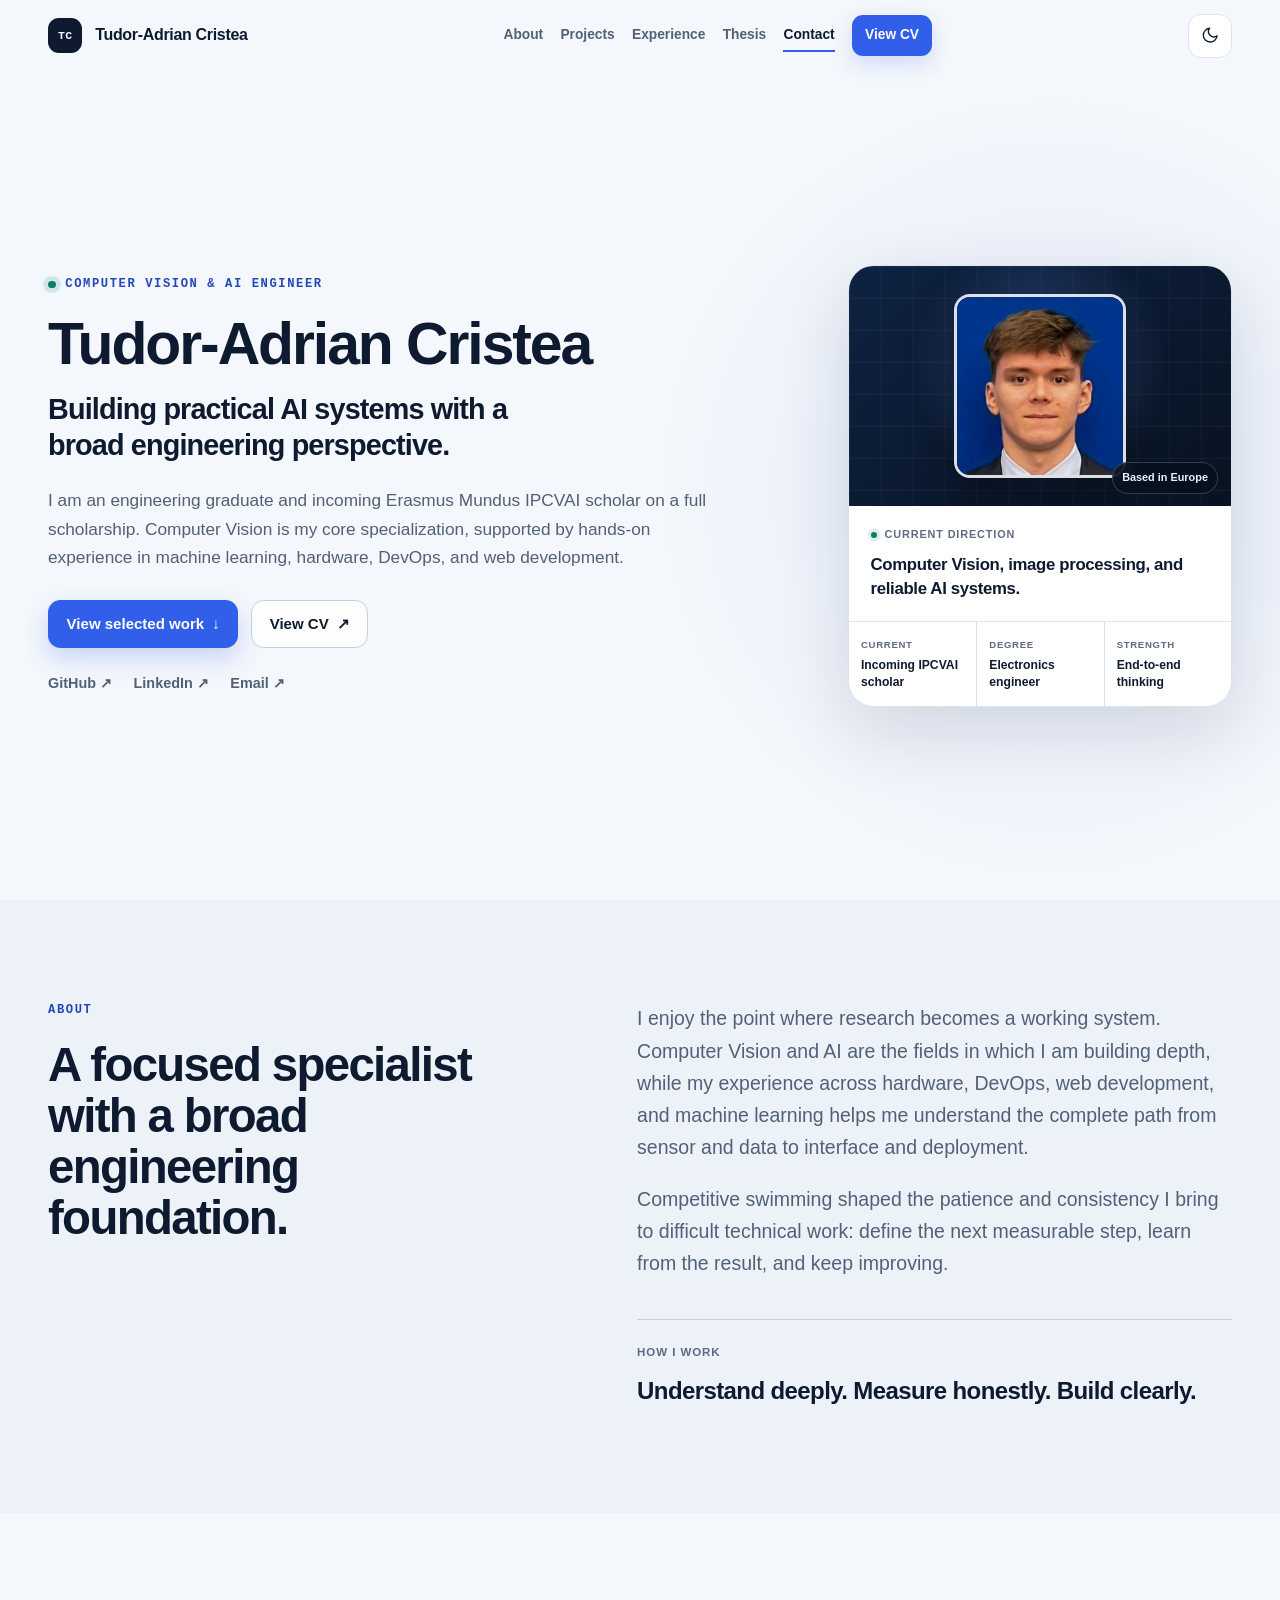
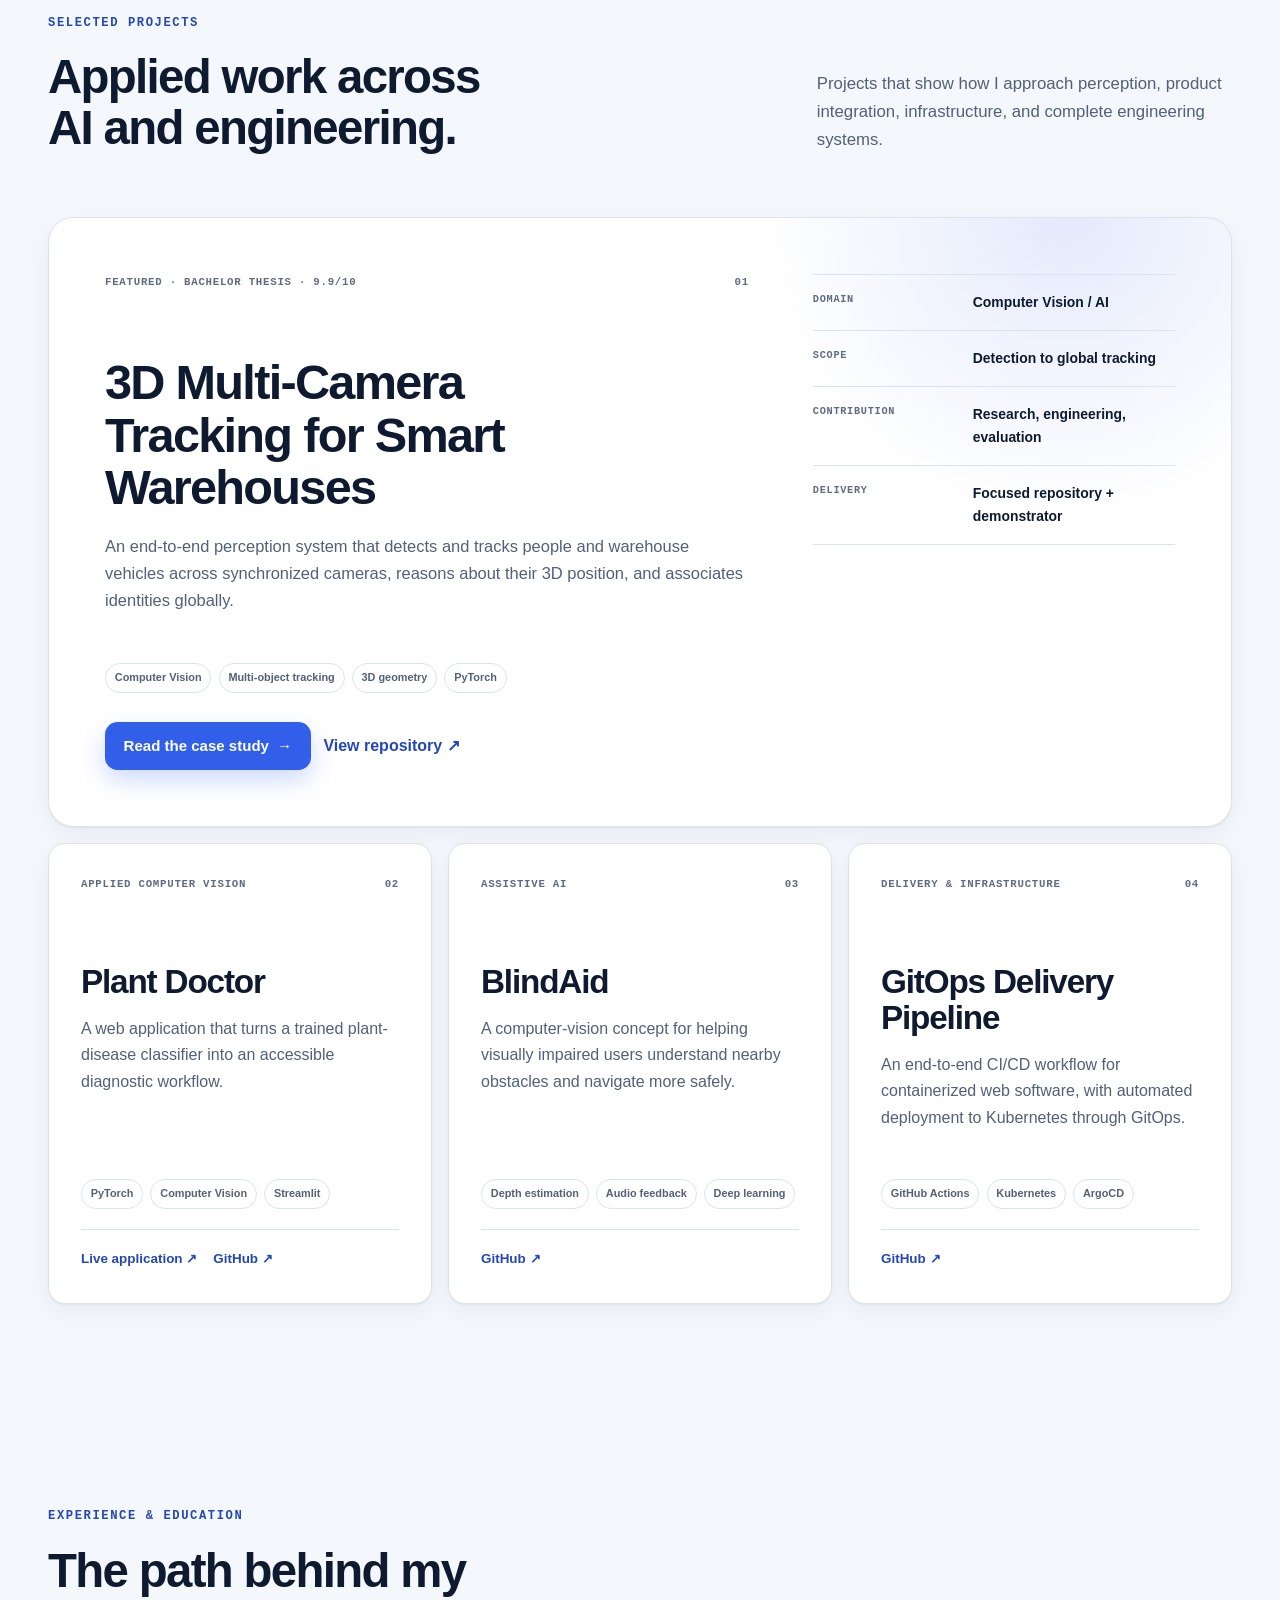
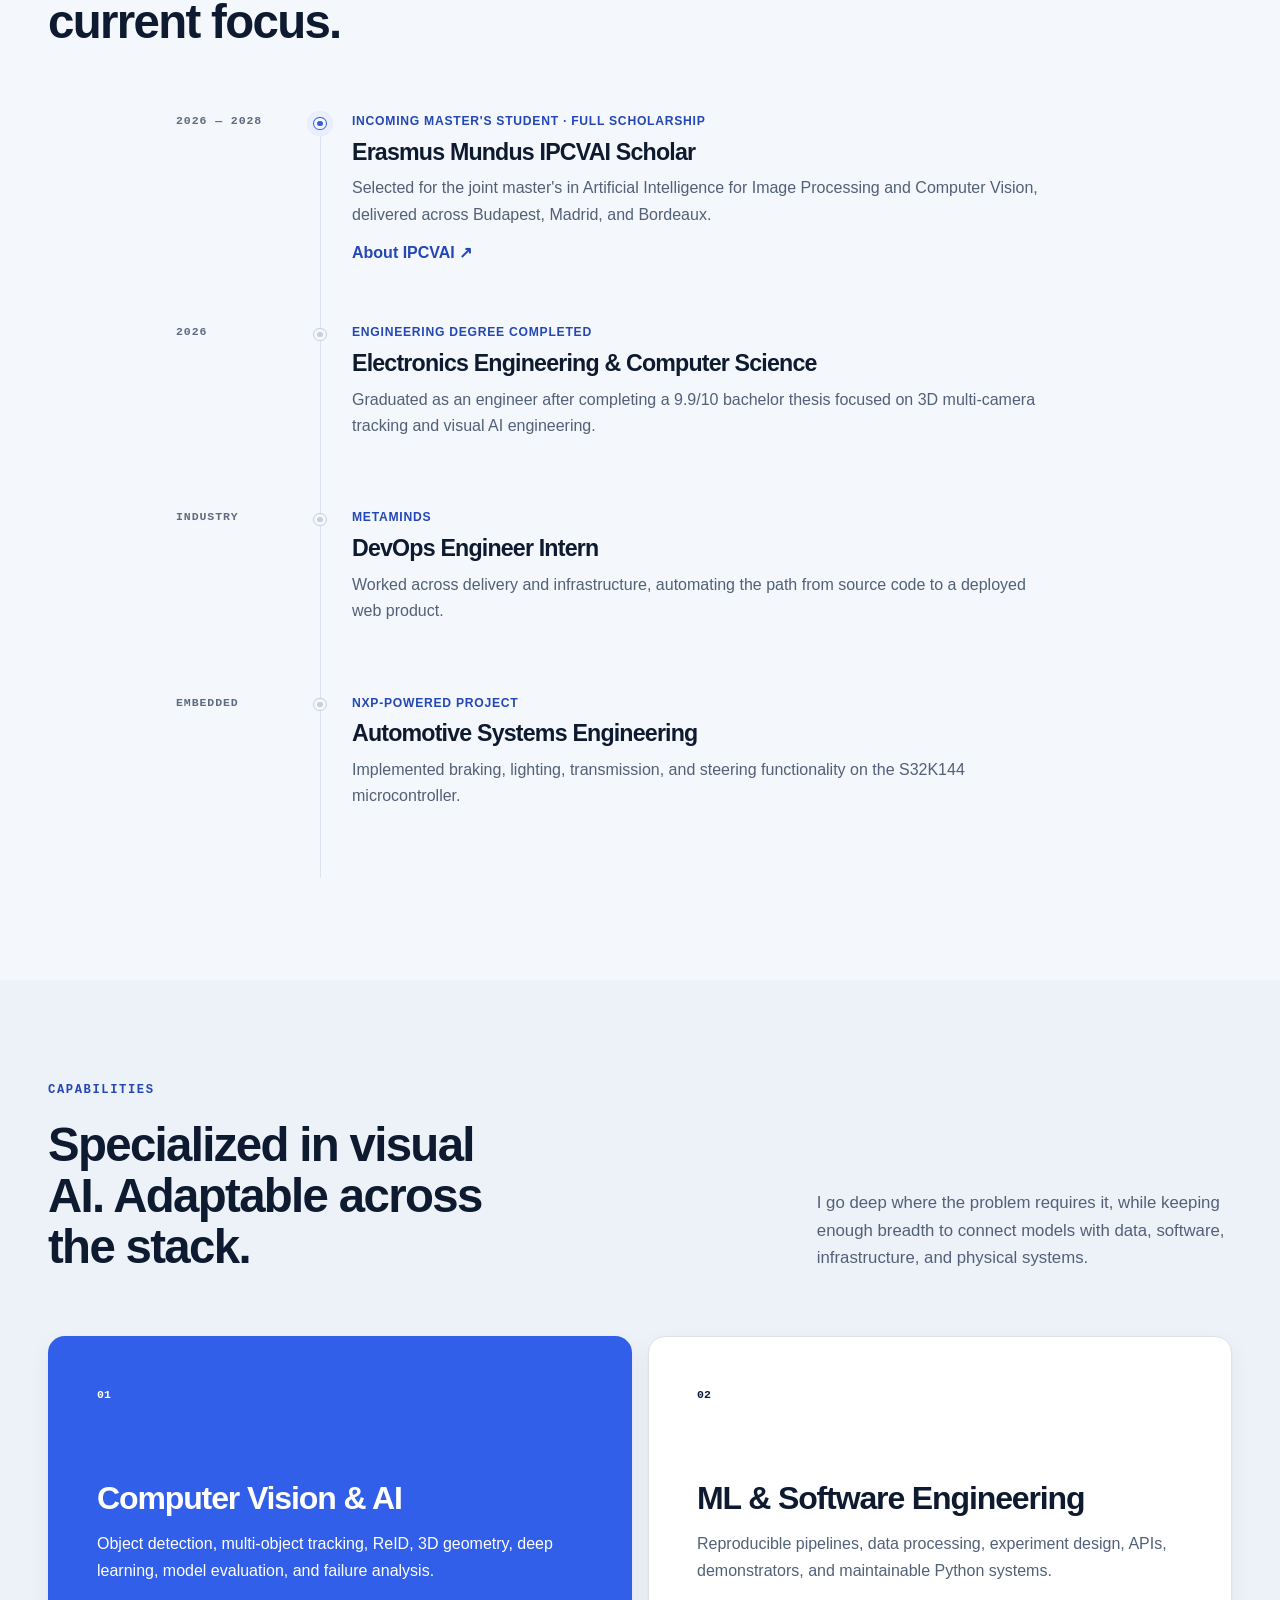
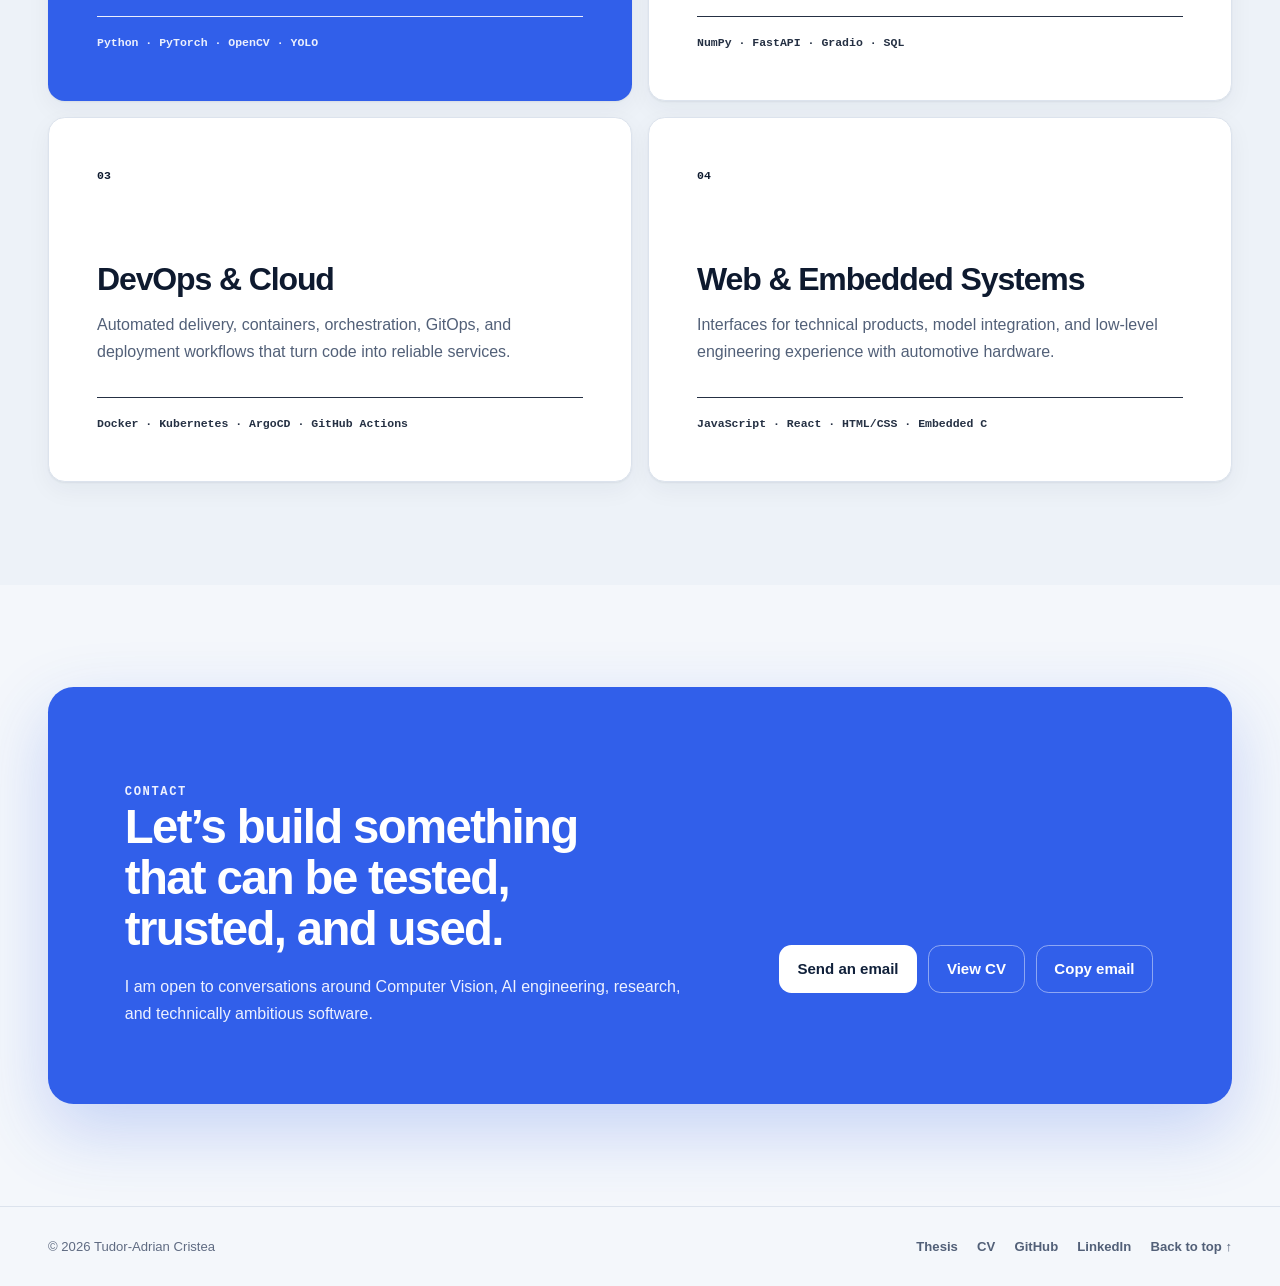
<file: index.html>
<!doctype html>
<html lang="en">
<head>
  <meta charset="utf-8">
  <meta name="viewport" content="width=device-width, initial-scale=1">
  <meta name="description" content="Portfolio of Tudor-Adrian Cristea, a Computer Vision and AI Engineer and incoming Erasmus Mundus IPCVAI scholar building practical, end-to-end systems.">
  <meta name="theme-color" content="#f4f7fb" media="(prefers-color-scheme: light)">
  <meta name="theme-color" content="#07101d" media="(prefers-color-scheme: dark)">
  <meta property="og:title" content="Tudor-Adrian Cristea — Computer Vision & AI Engineer">
  <meta property="og:description" content="Computer Vision, applied AI, and end-to-end engineering across software, infrastructure, and hardware.">
  <meta property="og:type" content="website">
  <meta name="twitter:card" content="summary">
  <title>Tudor-Adrian Cristea — Computer Vision &amp; AI Engineer</title>
  <link rel="icon" href="assets/favicon.svg" type="image/svg+xml">
  <link rel="stylesheet" href="styles.css">
  <script>
    (() => {
      try {
        const saved = localStorage.getItem('portfolio-theme');
        const preferred = matchMedia('(prefers-color-scheme: dark)').matches ? 'dark' : 'light';
        document.documentElement.dataset.theme = saved || preferred;
      } catch (_) {
        document.documentElement.dataset.theme = 'light';
      }
    })();
  </script>
</head>
<body>
  <a class="skip-link" href="#main-content">Skip to content</a>

  <header class="site-header" data-header>
    <div class="container header-inner">
      <a class="brand" href="#top" aria-label="Tudor-Adrian Cristea, back to top">
        <span class="brand-mark" aria-hidden="true">TC</span>
        <span class="brand-name">Tudor-Adrian Cristea</span>
      </a>

      <nav class="site-nav" id="site-navigation" aria-label="Primary navigation" data-navigation>
        <a href="#about" data-nav-link>About</a>
        <a href="#projects" data-nav-link>Projects</a>
        <a href="#experience" data-nav-link>Experience</a>
        <a href="thesis.html">Thesis</a>
        <a href="#contact" data-nav-link>Contact</a>
        <a class="nav-cv" href="assets/CV_Tudor-Adrian_Cristea.pdf" target="_blank" rel="noopener noreferrer">View CV</a>
      </nav>

      <div class="header-actions">
        <button class="icon-button theme-toggle" type="button" aria-label="Switch to dark theme" data-theme-toggle>
          <svg class="theme-icon theme-icon-sun" viewBox="0 0 24 24" aria-hidden="true">
            <circle cx="12" cy="12" r="4"></circle>
            <path d="M12 2v2M12 20v2M4.93 4.93l1.42 1.42M17.66 17.66l1.41 1.41M2 12h2M20 12h2M4.93 19.07l1.42-1.42M17.66 6.34l1.41-1.41"></path>
          </svg>
          <svg class="theme-icon theme-icon-moon" viewBox="0 0 24 24" aria-hidden="true">
            <path d="M21 12.79A9 9 0 1 1 11.21 3 7 7 0 0 0 21 12.79Z"></path>
          </svg>
        </button>
        <button class="icon-button menu-toggle" type="button" aria-expanded="false" aria-controls="site-navigation" aria-label="Open navigation" data-menu-toggle>
          <span></span><span></span><span></span>
        </button>
      </div>
    </div>
  </header>

  <main id="main-content">
    <section class="hero personal-hero" id="top" aria-labelledby="hero-title">
      <div class="container hero-grid personal-hero-grid">
        <div class="hero-copy">
          <p class="eyebrow"><span class="status-dot" aria-hidden="true"></span>Computer Vision &amp; AI Engineer</p>
          <h1 id="hero-title">Tudor-Adrian Cristea</h1>
          <p class="hero-role">Building practical AI systems with a broad engineering perspective.</p>
          <p class="hero-lead">
            I am an engineering graduate and incoming Erasmus Mundus IPCVAI scholar on a full scholarship. Computer Vision is my core specialization, supported by hands-on experience in machine learning, hardware, DevOps, and web development.
          </p>
          <div class="hero-actions">
            <a class="button button-primary" href="#projects">View selected work <span aria-hidden="true">↓</span></a>
            <a class="button button-secondary" href="assets/CV_Tudor-Adrian_Cristea.pdf" target="_blank" rel="noopener noreferrer">View CV <span aria-hidden="true">↗</span></a>
          </div>
          <div class="hero-links" aria-label="Social profiles">
            <a href="https://github.com/aditudor30" target="_blank" rel="noopener noreferrer">GitHub <span aria-hidden="true">↗</span></a>
            <a href="https://www.linkedin.com/in/tudor-adrian-cristea-2674932b8/" target="_blank" rel="noopener noreferrer">LinkedIn <span aria-hidden="true">↗</span></a>
            <a href="mailto:tudor.adrian.cristea@gmail.com">Email <span aria-hidden="true">↗</span></a>
          </div>
        </div>

        <aside class="profile-card" aria-label="Profile highlights">
          <div class="profile-card-portrait">
            <img src="assets/profile.jpg" width="304" height="327" alt="Portrait of Tudor-Adrian Cristea">
            <span>Based in Europe</span>
          </div>
          <div class="profile-card-copy">
            <p class="profile-status"><i aria-hidden="true"></i> Current direction</p>
            <strong>Computer Vision, image processing, and reliable AI systems.</strong>
          </div>
          <dl class="profile-facts">
            <div><dt>Current</dt><dd>Incoming IPCVAI scholar</dd></div>
            <div><dt>Degree</dt><dd>Electronics engineer</dd></div>
            <div><dt>Strength</dt><dd>End-to-end thinking</dd></div>
          </dl>
        </aside>
      </div>
    </section>

    <section class="section about-section" id="about" aria-labelledby="about-title">
      <div class="container about-grid">
        <div>
          <p class="eyebrow">About</p>
          <h2 id="about-title">A focused specialist with a broad engineering foundation.</h2>
        </div>
        <div class="about-copy">
          <p>I enjoy the point where research becomes a working system. Computer Vision and AI are the fields in which I am building depth, while my experience across hardware, DevOps, web development, and machine learning helps me understand the complete path from sensor and data to interface and deployment.</p>
          <p>Competitive swimming shaped the patience and consistency I bring to difficult technical work: define the next measurable step, learn from the result, and keep improving.</p>
          <div class="about-principle">
            <span>How I work</span>
            <strong>Understand deeply. Measure honestly. Build clearly.</strong>
          </div>
        </div>
      </div>
    </section>

    <section class="section projects-section" id="projects" aria-labelledby="projects-title">
      <div class="container">
        <div class="section-heading split-heading">
          <div>
            <p class="eyebrow">Selected projects</p>
            <h2 id="projects-title">Applied work across AI and engineering.</h2>
          </div>
          <p>Projects that show how I approach perception, product integration, infrastructure, and complete engineering systems.</p>
        </div>

        <article class="featured-project-card">
          <div class="featured-project-copy">
            <div class="project-card-top">
              <span class="project-type">Featured · Bachelor thesis · 9.9/10</span>
              <span class="project-number">01</span>
            </div>
            <h3>3D Multi-Camera Tracking for Smart Warehouses</h3>
            <p>An end-to-end perception system that detects and tracks people and warehouse vehicles across synchronized cameras, reasons about their 3D position, and associates identities globally.</p>
            <div class="project-tags" aria-label="Technologies"><span>Computer Vision</span><span>Multi-object tracking</span><span>3D geometry</span><span>PyTorch</span></div>
            <div class="project-actions">
              <a class="button button-primary" href="thesis.html">Read the case study <span aria-hidden="true">→</span></a>
              <a class="text-link" href="https://github.com/aditudor30/3d-mtmc-thesis-project" target="_blank" rel="noopener noreferrer">View repository <span aria-hidden="true">↗</span></a>
            </div>
          </div>
          <dl class="featured-project-meta">
            <div><dt>Domain</dt><dd>Computer Vision / AI</dd></div>
            <div><dt>Scope</dt><dd>Detection to global tracking</dd></div>
            <div><dt>Contribution</dt><dd>Research, engineering, evaluation</dd></div>
            <div><dt>Delivery</dt><dd>Focused repository + demonstrator</dd></div>
          </dl>
        </article>

        <div class="project-grid supporting-project-grid">
          <article class="project-card">
            <div class="project-card-top">
              <span class="project-type">Applied computer vision</span>
              <span class="project-number">02</span>
            </div>
            <h3>Plant Doctor</h3>
            <p>A web application that turns a trained plant-disease classifier into an accessible diagnostic workflow.</p>
            <div class="project-tags" aria-label="Technologies"><span>PyTorch</span><span>Computer Vision</span><span>Streamlit</span></div>
            <div class="project-links">
              <a href="https://plant-doctor-by-adi.streamlit.app/" target="_blank" rel="noopener noreferrer">Live application <span aria-hidden="true">↗</span></a>
              <a href="https://github.com/aditudor30/Plant-Doctor-Web" target="_blank" rel="noopener noreferrer">GitHub <span aria-hidden="true">↗</span></a>
            </div>
          </article>

          <article class="project-card">
            <div class="project-card-top">
              <span class="project-type">Assistive AI</span>
              <span class="project-number">03</span>
            </div>
            <h3>BlindAid</h3>
            <p>A computer-vision concept for helping visually impaired users understand nearby obstacles and navigate more safely.</p>
            <div class="project-tags" aria-label="Technologies"><span>Depth estimation</span><span>Audio feedback</span><span>Deep learning</span></div>
            <div class="project-links">
              <a href="https://github.com/aditudor30/BlindAid" target="_blank" rel="noopener noreferrer">GitHub <span aria-hidden="true">↗</span></a>
            </div>
          </article>

          <article class="project-card">
            <div class="project-card-top">
              <span class="project-type">Delivery &amp; infrastructure</span>
              <span class="project-number">04</span>
            </div>
            <h3>GitOps Delivery Pipeline</h3>
            <p>An end-to-end CI/CD workflow for containerized web software, with automated deployment to Kubernetes through GitOps.</p>
            <div class="project-tags" aria-label="Technologies"><span>GitHub Actions</span><span>Kubernetes</span><span>ArgoCD</span></div>
            <div class="project-links">
              <a href="https://github.com/aditudor30/gitops-repo" target="_blank" rel="noopener noreferrer">GitHub <span aria-hidden="true">↗</span></a>
            </div>
          </article>
        </div>
      </div>
    </section>

    <section class="section journey-section" id="experience" aria-labelledby="experience-title">
      <div class="container">
        <div class="section-heading compact-heading">
          <p class="eyebrow">Experience &amp; education</p>
          <h2 id="experience-title">The path behind my current focus.</h2>
        </div>

        <div class="timeline">
          <article class="timeline-item timeline-featured">
            <div class="timeline-date">2026 — 2028</div>
            <div class="timeline-content">
              <span class="timeline-kicker">Incoming master's student · Full scholarship</span>
              <h3>Erasmus Mundus IPCVAI Scholar</h3>
              <p>Selected for the joint master's in Artificial Intelligence for Image Processing and Computer Vision, delivered across Budapest, Madrid, and Bordeaux.</p>
              <a class="text-link" href="https://ipcv.eu/" target="_blank" rel="noopener noreferrer">About IPCVAI <span aria-hidden="true">↗</span></a>
            </div>
          </article>

          <article class="timeline-item">
            <div class="timeline-date">2026</div>
            <div class="timeline-content">
              <span class="timeline-kicker">Engineering degree completed</span>
              <h3>Electronics Engineering &amp; Computer Science</h3>
              <p>Graduated as an engineer after completing a 9.9/10 bachelor thesis focused on 3D multi-camera tracking and visual AI engineering.</p>
            </div>
          </article>

          <article class="timeline-item">
            <div class="timeline-date">Industry</div>
            <div class="timeline-content">
              <span class="timeline-kicker">MetaMinds</span>
              <h3>DevOps Engineer Intern</h3>
              <p>Worked across delivery and infrastructure, automating the path from source code to a deployed web product.</p>
            </div>
          </article>

          <article class="timeline-item">
            <div class="timeline-date">Embedded</div>
            <div class="timeline-content">
              <span class="timeline-kicker">NXP-powered project</span>
              <h3>Automotive Systems Engineering</h3>
              <p>Implemented braking, lighting, transmission, and steering functionality on the S32K144 microcontroller.</p>
            </div>
          </article>
        </div>
      </div>
    </section>

    <section class="section capabilities-section" id="capabilities" aria-labelledby="capabilities-title">
      <div class="container">
        <div class="section-heading split-heading">
          <div>
            <p class="eyebrow">Capabilities</p>
            <h2 id="capabilities-title">Specialized in visual AI. Adaptable across the stack.</h2>
          </div>
          <p>I go deep where the problem requires it, while keeping enough breadth to connect models with data, software, infrastructure, and physical systems.</p>
        </div>

        <div class="capability-grid">
          <article class="capability-card capability-primary">
            <span class="capability-number">01</span>
            <h3>Computer Vision &amp; AI</h3>
            <p>Object detection, multi-object tracking, ReID, 3D geometry, deep learning, model evaluation, and failure analysis.</p>
            <div class="capability-tools">Python · PyTorch · OpenCV · YOLO</div>
          </article>
          <article class="capability-card">
            <span class="capability-number">02</span>
            <h3>ML &amp; Software Engineering</h3>
            <p>Reproducible pipelines, data processing, experiment design, APIs, demonstrators, and maintainable Python systems.</p>
            <div class="capability-tools">NumPy · FastAPI · Gradio · SQL</div>
          </article>
          <article class="capability-card">
            <span class="capability-number">03</span>
            <h3>DevOps &amp; Cloud</h3>
            <p>Automated delivery, containers, orchestration, GitOps, and deployment workflows that turn code into reliable services.</p>
            <div class="capability-tools">Docker · Kubernetes · ArgoCD · GitHub Actions</div>
          </article>
          <article class="capability-card">
            <span class="capability-number">04</span>
            <h3>Web &amp; Embedded Systems</h3>
            <p>Interfaces for technical products, model integration, and low-level engineering experience with automotive hardware.</p>
            <div class="capability-tools">JavaScript · React · HTML/CSS · Embedded C</div>
          </article>
        </div>
      </div>
    </section>

    <section class="section contact-section" id="contact" aria-labelledby="contact-title">
      <div class="container contact-card">
        <div>
          <p class="eyebrow">Contact</p>
          <h2 id="contact-title">Let’s build something that can be tested, trusted, and used.</h2>
          <p>I am open to conversations around Computer Vision, AI engineering, research, and technically ambitious software.</p>
        </div>
        <div class="contact-actions">
          <a class="button button-light" href="mailto:tudor.adrian.cristea@gmail.com">Send an email</a>
          <a class="button button-outline-light" href="assets/CV_Tudor-Adrian_Cristea.pdf" target="_blank" rel="noopener noreferrer">View CV</a>
          <button class="button button-outline-light" type="button" data-copy-email data-email="tudor.adrian.cristea@gmail.com">Copy email</button>
          <p class="copy-status" role="status" aria-live="polite" data-copy-status></p>
        </div>
      </div>
    </section>
  </main>

  <footer class="site-footer">
    <div class="container footer-inner">
      <p>© <span data-current-year></span> Tudor-Adrian Cristea</p>
      <div>
        <a href="thesis.html">Thesis</a>
        <a href="assets/CV_Tudor-Adrian_Cristea.pdf" target="_blank" rel="noopener noreferrer">CV</a>
        <a href="https://github.com/aditudor30" target="_blank" rel="noopener noreferrer">GitHub</a>
        <a href="https://www.linkedin.com/in/tudor-adrian-cristea-2674932b8/" target="_blank" rel="noopener noreferrer">LinkedIn</a>
        <a href="#top">Back to top ↑</a>
      </div>
    </div>
  </footer>

  <script src="script.js" defer></script>
</body>
</html>
</file>
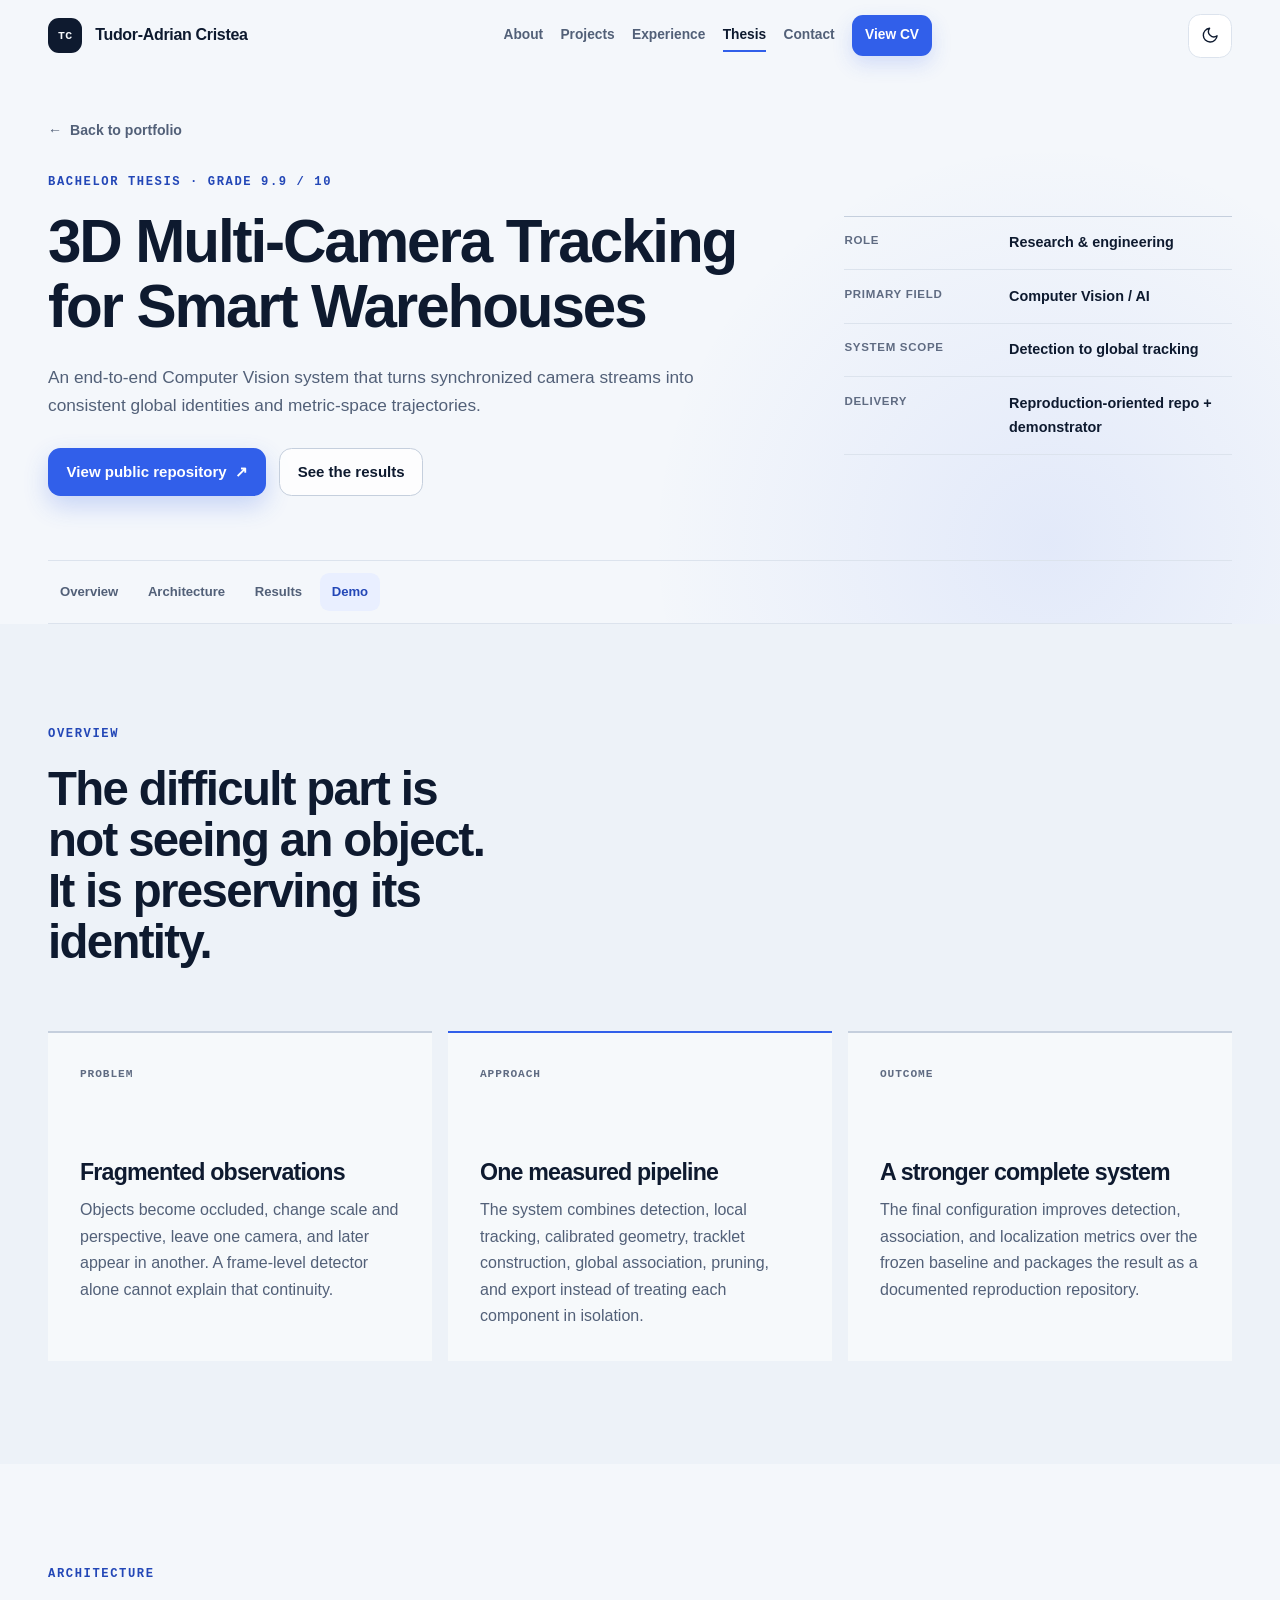
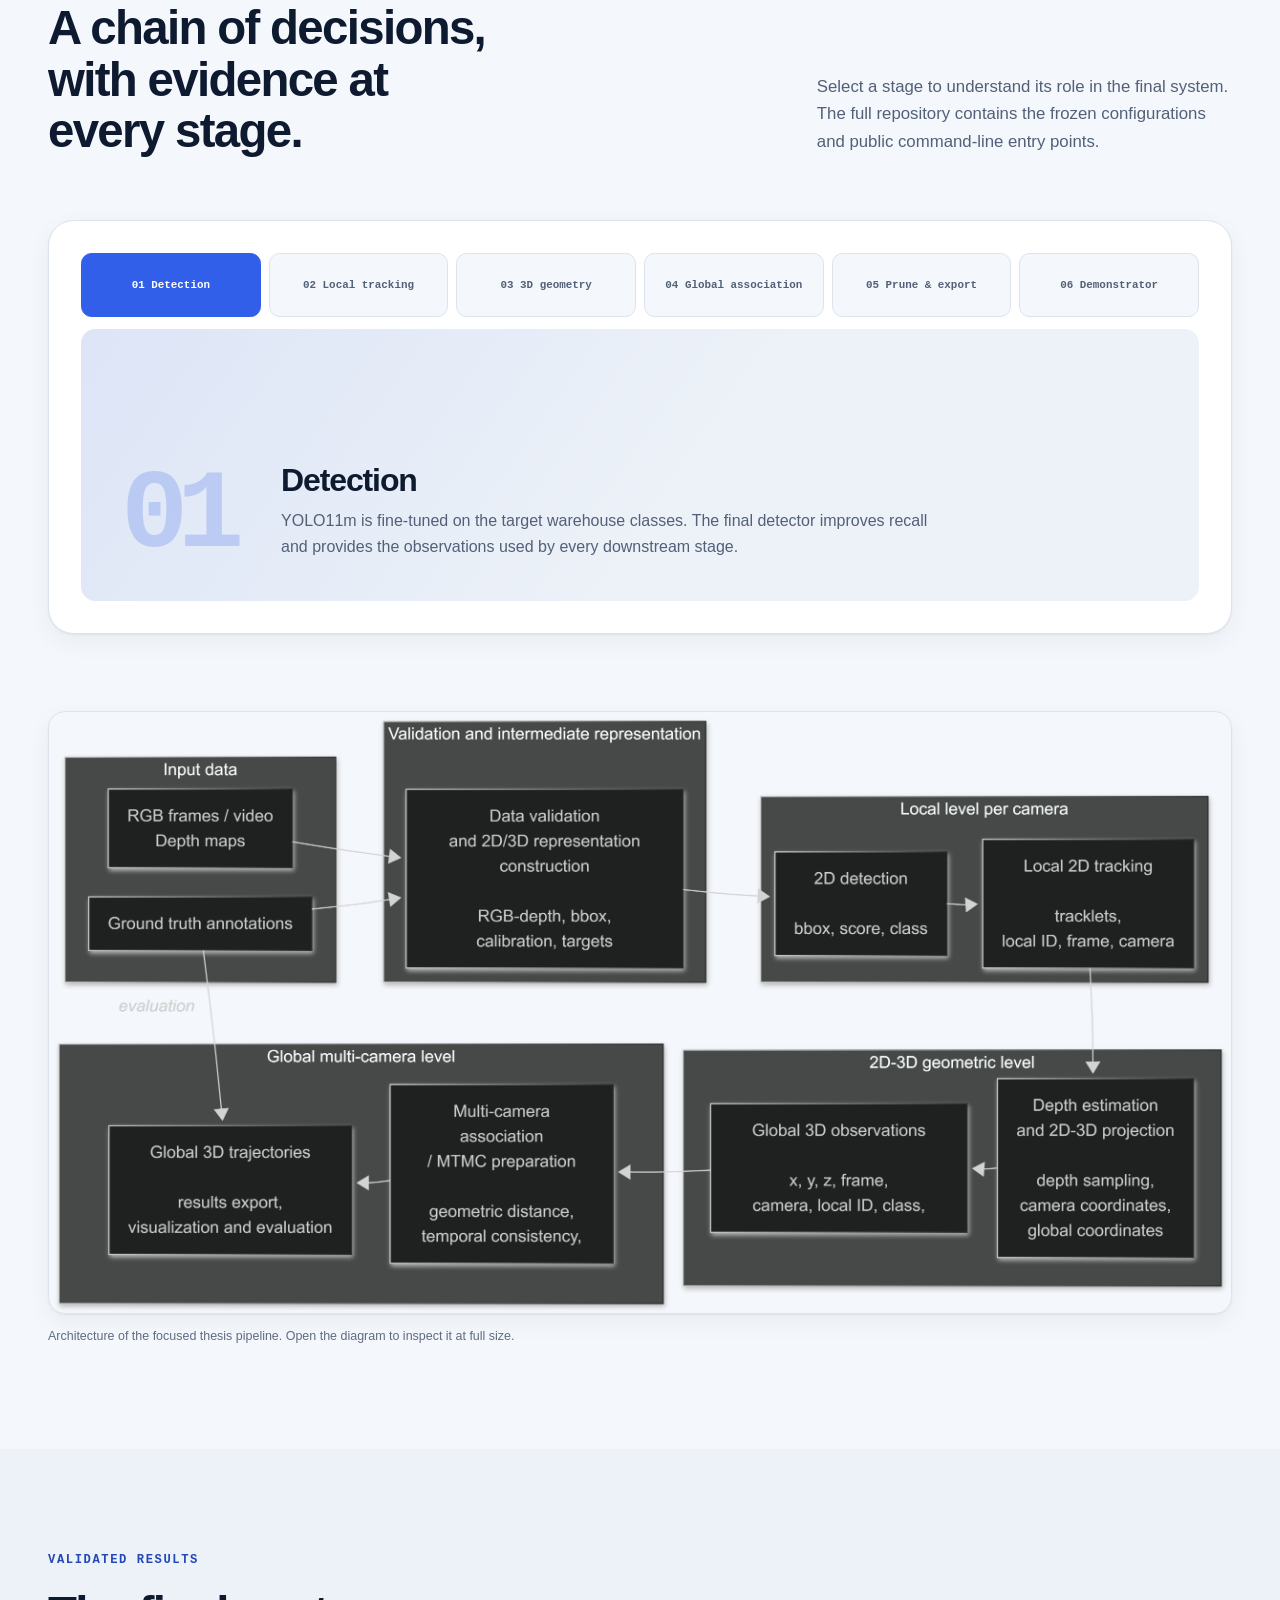
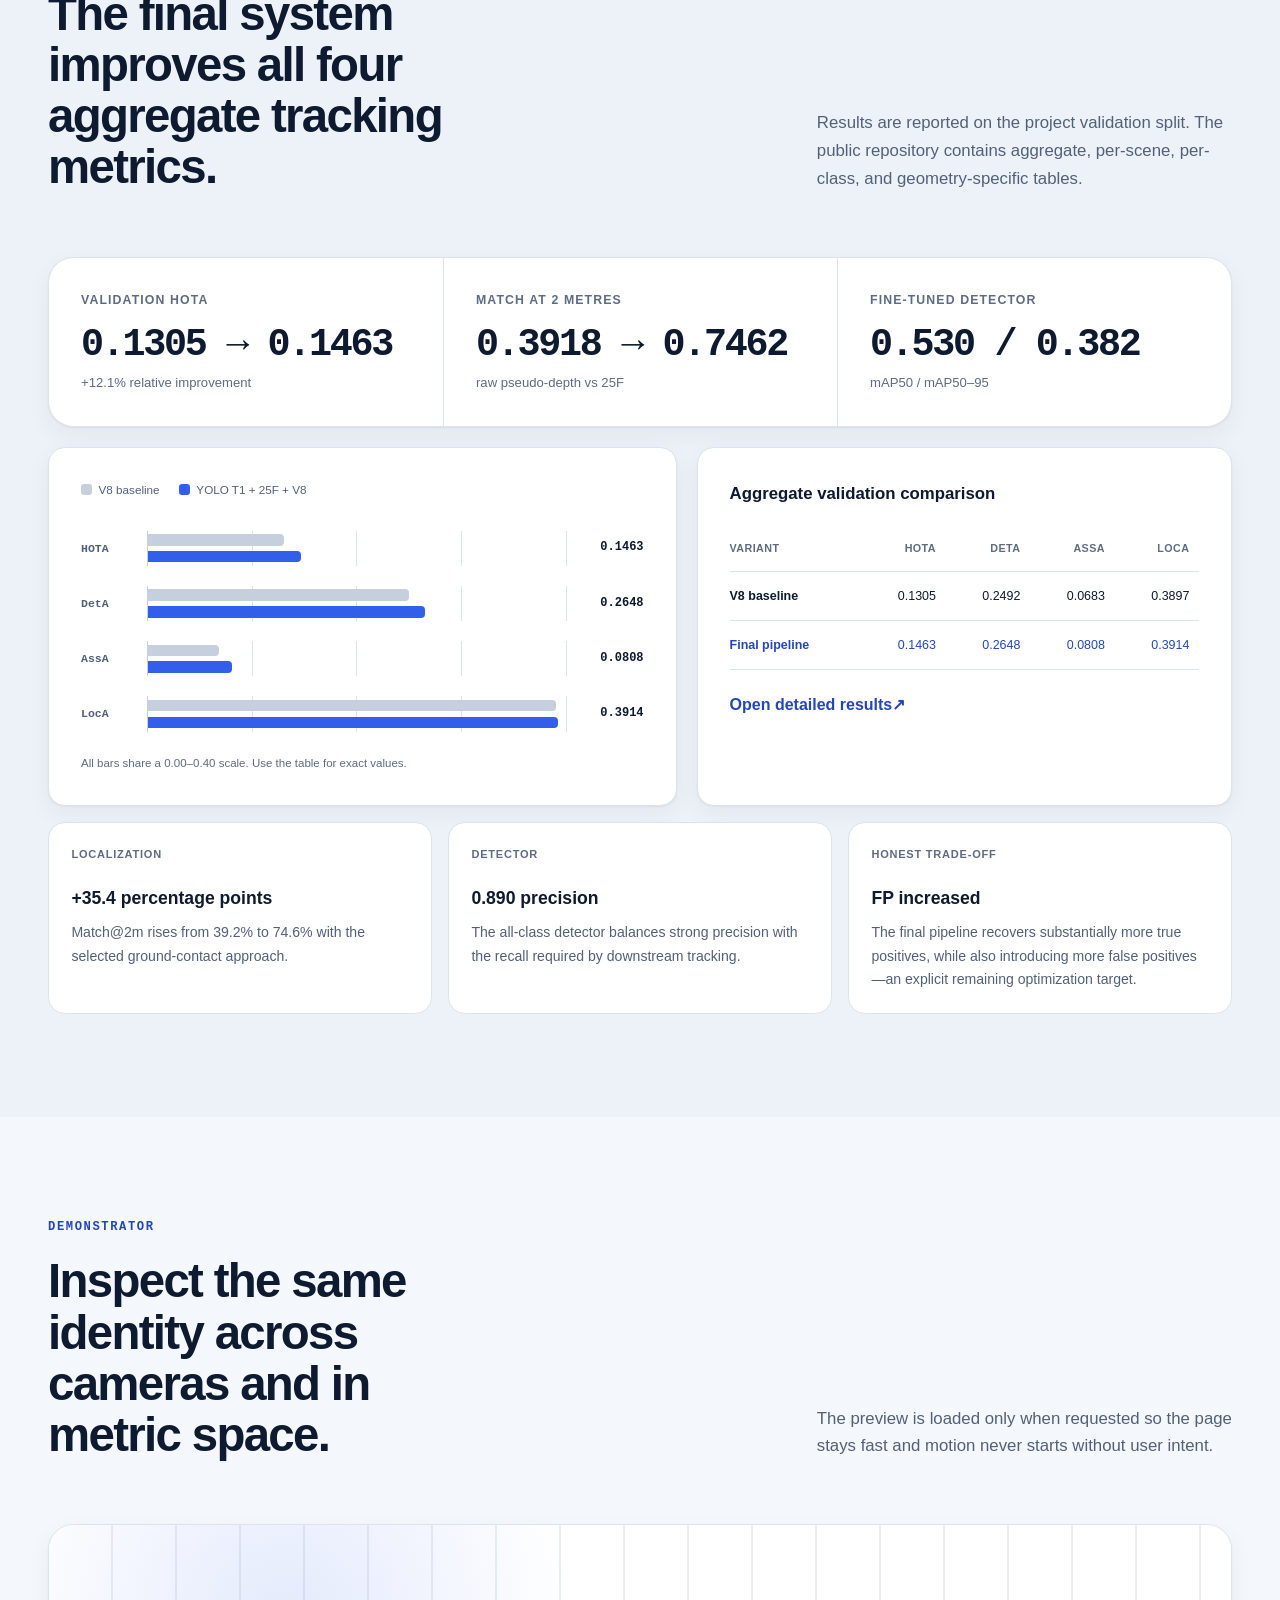
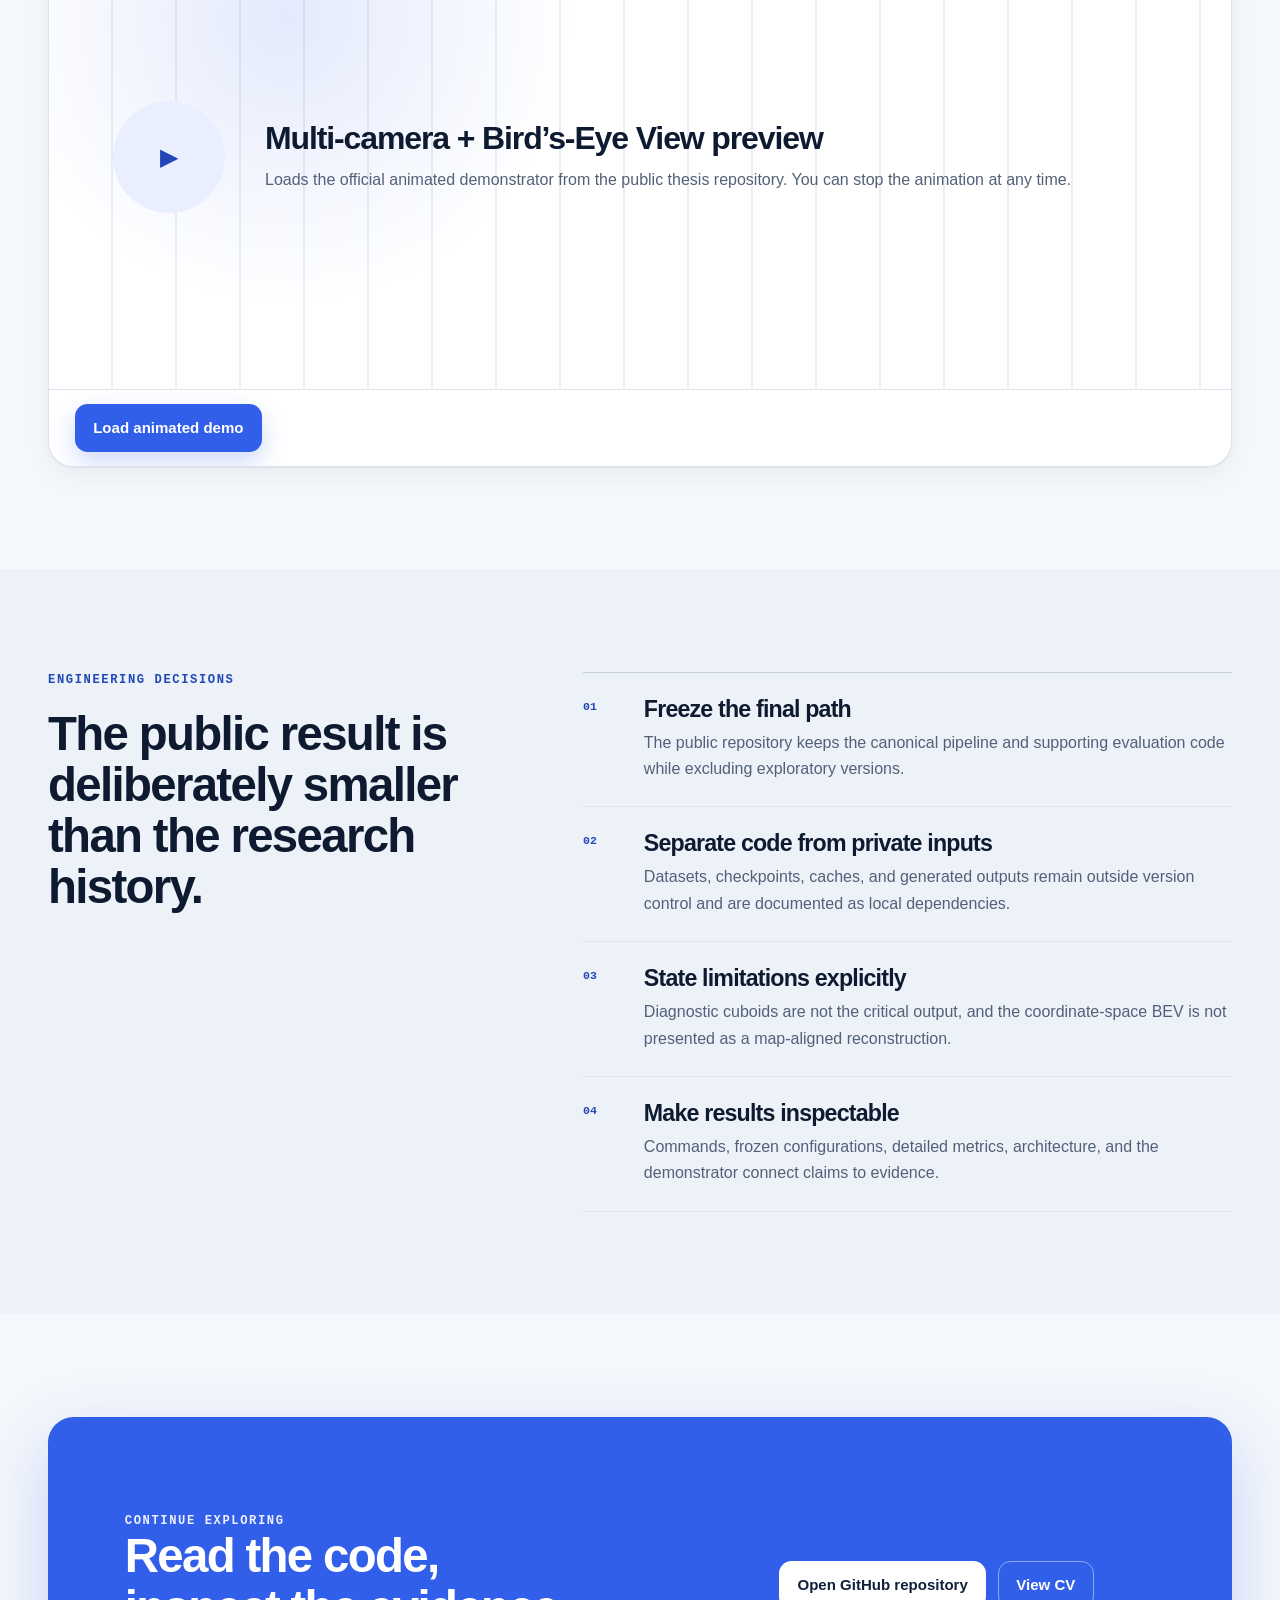
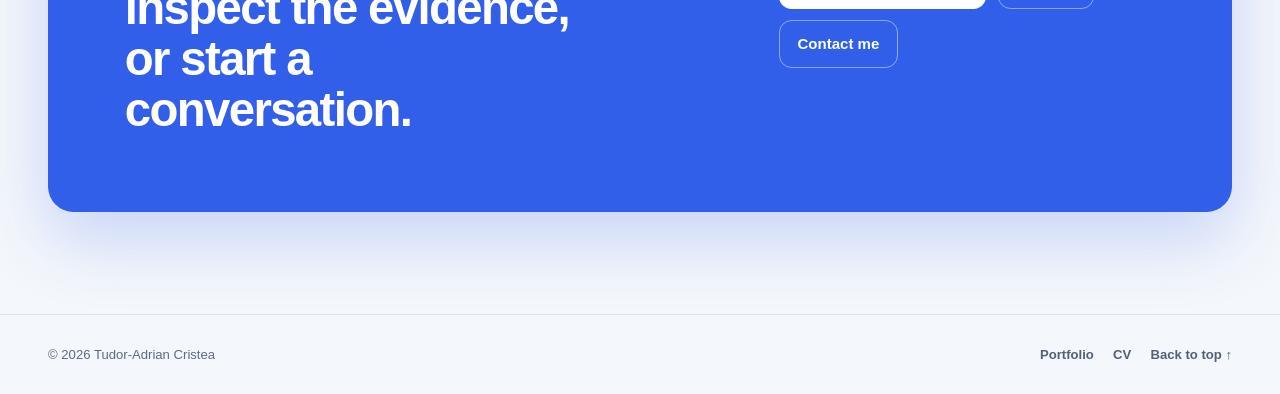
<file: thesis.html>
<!doctype html>
<html lang="en">
<head>
  <meta charset="utf-8">
  <meta name="viewport" content="width=device-width, initial-scale=1">
  <meta name="description" content="Case study of Tudor-Adrian Cristea's bachelor thesis: an end-to-end 3D multi-camera tracking system for smart warehouses.">
  <meta name="theme-color" content="#f4f7fb" media="(prefers-color-scheme: light)">
  <meta name="theme-color" content="#07101d" media="(prefers-color-scheme: dark)">
  <meta property="og:title" content="3D Multi-Camera Tracking — Tudor-Adrian Cristea">
  <meta property="og:description" content="An end-to-end Computer Vision system for detecting, tracking, locating, and associating objects across synchronized warehouse cameras.">
  <meta property="og:type" content="article">
  <title>3D Multi-Camera Tracking — Tudor-Adrian Cristea</title>
  <link rel="icon" href="assets/favicon.svg" type="image/svg+xml">
  <link rel="stylesheet" href="styles.css">
  <script>
    (() => {
      try {
        const saved = localStorage.getItem('portfolio-theme');
        const preferred = matchMedia('(prefers-color-scheme: dark)').matches ? 'dark' : 'light';
        document.documentElement.dataset.theme = saved || preferred;
      } catch (_) {
        document.documentElement.dataset.theme = 'light';
      }
    })();
  </script>
</head>
<body>
  <a class="skip-link" href="#main-content">Skip to content</a>

  <header class="site-header" data-header>
    <div class="container header-inner">
      <a class="brand" href="index.html" aria-label="Tudor-Adrian Cristea, return to portfolio">
        <span class="brand-mark" aria-hidden="true">TC</span>
        <span class="brand-name">Tudor-Adrian Cristea</span>
      </a>

      <nav class="site-nav" id="site-navigation" aria-label="Primary navigation" data-navigation>
        <a href="index.html#about">About</a>
        <a href="index.html#projects">Projects</a>
        <a href="index.html#experience">Experience</a>
        <a class="is-active" href="thesis.html" aria-current="page">Thesis</a>
        <a href="index.html#contact">Contact</a>
        <a class="nav-cv" href="assets/CV_Tudor-Adrian_Cristea.pdf" target="_blank" rel="noopener noreferrer">View CV</a>
      </nav>

      <div class="header-actions">
        <button class="icon-button theme-toggle" type="button" aria-label="Switch to dark theme" data-theme-toggle>
          <svg class="theme-icon theme-icon-sun" viewBox="0 0 24 24" aria-hidden="true">
            <circle cx="12" cy="12" r="4"></circle>
            <path d="M12 2v2M12 20v2M4.93 4.93l1.42 1.42M17.66 17.66l1.41 1.41M2 12h2M20 12h2M4.93 19.07l1.42-1.42M17.66 6.34l1.41-1.41"></path>
          </svg>
          <svg class="theme-icon theme-icon-moon" viewBox="0 0 24 24" aria-hidden="true">
            <path d="M21 12.79A9 9 0 1 1 11.21 3 7 7 0 0 0 21 12.79Z"></path>
          </svg>
        </button>
        <button class="icon-button menu-toggle" type="button" aria-expanded="false" aria-controls="site-navigation" aria-label="Open navigation" data-menu-toggle>
          <span></span><span></span><span></span>
        </button>
      </div>
    </div>
  </header>

  <main id="main-content">
    <section class="case-hero section" id="top" aria-labelledby="case-title">
      <div class="container">
        <a class="back-link" href="index.html"><span aria-hidden="true">←</span> Back to portfolio</a>
        <div class="case-hero-grid">
          <div>
            <p class="eyebrow">Bachelor thesis · Grade 9.9 / 10</p>
            <h1 id="case-title">3D Multi-Camera Tracking for Smart Warehouses</h1>
            <p class="case-lead">An end-to-end Computer Vision system that turns synchronized camera streams into consistent global identities and metric-space trajectories.</p>
            <div class="hero-actions">
              <a class="button button-primary" href="https://github.com/aditudor30/3d-mtmc-thesis-project" target="_blank" rel="noopener noreferrer">View public repository <span aria-hidden="true">↗</span></a>
              <a class="button button-secondary" href="#results">See the results</a>
            </div>
          </div>
          <dl class="case-meta">
            <div><dt>Role</dt><dd>Research &amp; engineering</dd></div>
            <div><dt>Primary field</dt><dd>Computer Vision / AI</dd></div>
            <div><dt>System scope</dt><dd>Detection to global tracking</dd></div>
            <div><dt>Delivery</dt><dd>Reproduction-oriented repo + demonstrator</dd></div>
          </dl>
        </div>

        <nav class="case-subnav" aria-label="Thesis sections">
          <a href="#overview" data-nav-link>Overview</a>
          <a href="#architecture" data-nav-link>Architecture</a>
          <a href="#results" data-nav-link>Results</a>
          <a href="#demo" data-nav-link>Demo</a>
        </nav>
      </div>
    </section>

    <section class="section case-overview" id="overview" aria-labelledby="overview-title">
      <div class="container">
        <div class="section-heading compact-heading">
          <p class="eyebrow">Overview</p>
          <h2 id="overview-title">The difficult part is not seeing an object. It is preserving its identity.</h2>
        </div>
        <div class="story-grid">
          <article>
            <span class="story-label">Problem</span>
            <h3>Fragmented observations</h3>
            <p>Objects become occluded, change scale and perspective, leave one camera, and later appear in another. A frame-level detector alone cannot explain that continuity.</p>
          </article>
          <article>
            <span class="story-label">Approach</span>
            <h3>One measured pipeline</h3>
            <p>The system combines detection, local tracking, calibrated geometry, tracklet construction, global association, pruning, and export instead of treating each component in isolation.</p>
          </article>
          <article>
            <span class="story-label">Outcome</span>
            <h3>A stronger complete system</h3>
            <p>The final configuration improves detection, association, and localization metrics over the frozen baseline and packages the result as a documented reproduction repository.</p>
          </article>
        </div>
      </div>
    </section>

    <section class="section architecture-section" id="architecture" aria-labelledby="architecture-title">
      <div class="container">
        <div class="section-heading split-heading">
          <div>
            <p class="eyebrow">Architecture</p>
            <h2 id="architecture-title">A chain of decisions, with evidence at every stage.</h2>
          </div>
          <p>Select a stage to understand its role in the final system. The full repository contains the frozen configurations and public command-line entry points.</p>
        </div>

        <div class="pipeline-explorer pipeline-large" data-pipeline>
          <div class="pipeline-tabs" role="tablist" aria-label="Detailed thesis pipeline stages">
            <button type="button" role="tab" aria-selected="true" aria-controls="case-pipeline-panel" id="case-stage-detect" data-stage data-title="Detection" data-copy="YOLO11m is fine-tuned on the target warehouse classes. The final detector improves recall and provides the observations used by every downstream stage.">01 Detection</button>
            <button type="button" role="tab" aria-selected="false" aria-controls="case-pipeline-panel" id="case-stage-local" data-stage data-title="Local tracking" data-copy="Per-camera tracking associates detections over time and converts short-lived frame observations into local trajectories and tracklets.">02 Local tracking</button>
            <button type="button" role="tab" aria-selected="false" aria-controls="case-pipeline-panel" id="case-stage-geometry" data-stage data-title="3D geometry" data-copy="Camera calibration, class priors, and 25F ground-contact estimation place observations into a shared coordinate space while retaining explicit fallbacks.">03 3D geometry</button>
            <button type="button" role="tab" aria-selected="false" aria-controls="case-pipeline-panel" id="case-stage-global" data-stage data-title="Global association" data-copy="Temporal overlap, camera transitions, geometry, and appearance evidence are evaluated to connect local tracklets without collapsing distinct identities.">04 Global association</button>
            <button type="button" role="tab" aria-selected="false" aria-controls="case-pipeline-panel" id="case-stage-prune" data-stage data-title="Pruning & export" data-copy="Class-aware quality rules remove weak trajectories, remap compact global IDs, validate output structure, and prepare the final submission format.">05 Prune & export</button>
            <button type="button" role="tab" aria-selected="false" aria-controls="case-pipeline-panel" id="case-stage-demo" data-stage data-title="Demonstrator" data-copy="A synchronized multi-camera and Bird’s-Eye View interface makes global identities and metric trajectories inspectable instead of leaving results inside tables.">06 Demonstrator</button>
          </div>
          <div class="pipeline-panel" id="case-pipeline-panel" role="tabpanel" aria-live="polite" aria-labelledby="case-stage-detect">
            <span class="panel-index" aria-hidden="true">01</span>
            <div>
              <h3 data-pipeline-title>Detection</h3>
              <p data-pipeline-copy>YOLO11m is fine-tuned on the target warehouse classes. The final detector improves recall and provides the observations used by every downstream stage.</p>
            </div>
          </div>
        </div>

        <figure class="architecture-figure">
          <a href="assets/system-architecture.png" target="_blank" rel="noopener" aria-label="Open the thesis system architecture at full size">
            <img src="assets/system-architecture.png" alt="System architecture for the 3D multi-camera tracking pipeline" width="4948" height="2523" loading="lazy" decoding="async">
          </a>
          <figcaption>Architecture of the focused thesis pipeline. Open the diagram to inspect it at full size.</figcaption>
        </figure>
      </div>
    </section>

    <section class="section results-section" id="results" aria-labelledby="results-title">
      <div class="container">
        <div class="section-heading split-heading">
          <div>
            <p class="eyebrow">Validated results</p>
            <h2 id="results-title">The final system improves all four aggregate tracking metrics.</h2>
          </div>
          <p>Results are reported on the project validation split. The public repository contains aggregate, per-scene, per-class, and geometry-specific tables.</p>
        </div>

        <div class="metric-grid case-metrics" aria-label="Key thesis outcomes">
          <article class="metric-card">
            <span>Validation HOTA</span>
            <strong>0.1305 → 0.1463</strong>
            <small>+12.1% relative improvement</small>
          </article>
          <article class="metric-card">
            <span>Match at 2 metres</span>
            <strong>0.3918 → 0.7462</strong>
            <small>raw pseudo-depth vs 25F</small>
          </article>
          <article class="metric-card">
            <span>Fine-tuned detector</span>
            <strong>0.530 / 0.382</strong>
            <small>mAP50 / mAP50–95</small>
          </article>
        </div>

        <div class="results-layout">
          <div class="comparison-chart" role="img" aria-label="Comparison of V8 baseline and final pipeline for HOTA, DetA, AssA, and LocA on a shared scale from 0.00 to 0.40">
            <div class="chart-legend"><span><i class="baseline-swatch"></i>V8 baseline</span><span><i class="final-swatch"></i>YOLO T1 + 25F + V8</span></div>
            <div class="chart-row">
              <span>HOTA</span>
              <div class="bar-track"><i class="bar baseline-bar" style="--bar-size: 32.6%"></i><i class="bar final-bar" style="--bar-size: 36.6%"></i></div>
              <strong>0.1463</strong>
            </div>
            <div class="chart-row">
              <span>DetA</span>
              <div class="bar-track"><i class="bar baseline-bar" style="--bar-size: 62.3%"></i><i class="bar final-bar" style="--bar-size: 66.2%"></i></div>
              <strong>0.2648</strong>
            </div>
            <div class="chart-row">
              <span>AssA</span>
              <div class="bar-track"><i class="bar baseline-bar" style="--bar-size: 17.1%"></i><i class="bar final-bar" style="--bar-size: 20.2%"></i></div>
              <strong>0.0808</strong>
            </div>
            <div class="chart-row">
              <span>LocA</span>
              <div class="bar-track"><i class="bar baseline-bar" style="--bar-size: 97.4%"></i><i class="bar final-bar" style="--bar-size: 97.8%"></i></div>
              <strong>0.3914</strong>
            </div>
            <p class="chart-note">All bars share a 0.00–0.40 scale. Use the table for exact values.</p>
          </div>

          <div class="table-wrap">
            <table>
              <caption>Aggregate validation comparison</caption>
              <thead><tr><th scope="col">Variant</th><th scope="col">HOTA</th><th scope="col">DetA</th><th scope="col">AssA</th><th scope="col">LocA</th></tr></thead>
              <tbody>
                <tr><th scope="row">V8 baseline</th><td>0.1305</td><td>0.2492</td><td>0.0683</td><td>0.3897</td></tr>
                <tr class="highlight-row"><th scope="row">Final pipeline</th><td>0.1463</td><td>0.2648</td><td>0.0808</td><td>0.3914</td></tr>
              </tbody>
            </table>
            <a class="text-link" href="https://github.com/aditudor30/3d-mtmc-thesis-project/blob/main/docs/results.md" target="_blank" rel="noopener noreferrer">Open detailed results <span aria-hidden="true">↗</span></a>
          </div>
        </div>

        <div class="result-notes">
          <article><span>Localization</span><strong>+35.4 percentage points</strong><p>Match@2m rises from 39.2% to 74.6% with the selected ground-contact approach.</p></article>
          <article><span>Detector</span><strong>0.890 precision</strong><p>The all-class detector balances strong precision with the recall required by downstream tracking.</p></article>
          <article><span>Honest trade-off</span><strong>FP increased</strong><p>The final pipeline recovers substantially more true positives, while also introducing more false positives—an explicit remaining optimization target.</p></article>
        </div>
      </div>
    </section>

    <section class="section demo-section" id="demo" aria-labelledby="demo-title">
      <div class="container">
        <div class="section-heading split-heading">
          <div>
            <p class="eyebrow">Demonstrator</p>
            <h2 id="demo-title">Inspect the same identity across cameras and in metric space.</h2>
          </div>
          <p>The preview is loaded only when requested so the page stays fast and motion never starts without user intent.</p>
        </div>

        <div class="demo-loader" data-demo-container>
          <div class="demo-placeholder" data-demo-placeholder>
            <div class="demo-symbol" aria-hidden="true"><span>▶</span></div>
            <div>
              <h3>Multi-camera + Bird’s-Eye View preview</h3>
              <p>Loads the official animated demonstrator from the public thesis repository. You can stop the animation at any time.</p>
            </div>
          </div>
          <div class="demo-controls">
            <button class="button button-primary" type="button" data-load-demo data-demo-url="https://raw.githubusercontent.com/aditudor30/3d-mtmc-thesis-project/main/assets/video_demo.gif">Load animated demo</button>
            <p role="status" aria-live="polite" data-demo-status></p>
          </div>
          <noscript><p><a href="https://github.com/aditudor30/3d-mtmc-thesis-project/raw/main/assets/video_demo.gif">Open the project demo</a>.</p></noscript>
        </div>
      </div>
    </section>

    <section class="section engineering-section" aria-labelledby="engineering-title">
      <div class="container engineering-grid">
        <div>
          <p class="eyebrow">Engineering decisions</p>
          <h2 id="engineering-title">The public result is deliberately smaller than the research history.</h2>
        </div>
        <div class="decision-list">
          <article><span>01</span><div><h3>Freeze the final path</h3><p>The public repository keeps the canonical pipeline and supporting evaluation code while excluding exploratory versions.</p></div></article>
          <article><span>02</span><div><h3>Separate code from private inputs</h3><p>Datasets, checkpoints, caches, and generated outputs remain outside version control and are documented as local dependencies.</p></div></article>
          <article><span>03</span><div><h3>State limitations explicitly</h3><p>Diagnostic cuboids are not the critical output, and the coordinate-space BEV is not presented as a map-aligned reconstruction.</p></div></article>
          <article><span>04</span><div><h3>Make results inspectable</h3><p>Commands, frozen configurations, detailed metrics, architecture, and the demonstrator connect claims to evidence.</p></div></article>
        </div>
      </div>
    </section>

    <section class="section case-cta-section">
      <div class="container contact-card case-cta">
        <div>
          <p class="eyebrow">Continue exploring</p>
          <h2>Read the code, inspect the evidence, or start a conversation.</h2>
        </div>
        <div class="contact-actions">
          <a class="button button-light" href="https://github.com/aditudor30/3d-mtmc-thesis-project" target="_blank" rel="noopener noreferrer">Open GitHub repository</a>
          <a class="button button-outline-light" href="assets/CV_Tudor-Adrian_Cristea.pdf" target="_blank" rel="noopener noreferrer">View CV</a>
          <a class="button button-outline-light" href="mailto:tudor.adrian.cristea@gmail.com">Contact me</a>
        </div>
      </div>
    </section>
  </main>

  <footer class="site-footer">
    <div class="container footer-inner">
      <p>© <span data-current-year></span> Tudor-Adrian Cristea</p>
      <div><a href="index.html">Portfolio</a><a href="assets/CV_Tudor-Adrian_Cristea.pdf" target="_blank" rel="noopener noreferrer">CV</a><a href="#top">Back to top ↑</a></div>
    </div>
  </footer>

  <script src="script.js" defer></script>
</body>
</html>
</file>
<file: styles.css>
:root {
  color-scheme: light;
  --bg: #f4f7fb;
  --bg-soft: #edf2f8;
  --surface: #ffffff;
  --surface-strong: #0c1729;
  --text: #0e1a2f;
  --text-soft: #526078;
  --text-faint: #5f6b82;
  --line: #dce3ed;
  --line-strong: #c5cfdd;
  --accent: #315fea;
  --accent-strong: #2347b7;
  --accent-soft: #e9efff;
  --accent-contrast: #ffffff;
  --success: #087f6a;
  --header-bg: rgba(244, 247, 251, 0.86);
  --shadow-sm: 0 1px 2px rgba(15, 31, 54, 0.06), 0 8px 24px rgba(15, 31, 54, 0.05);
  --shadow-lg: 0 24px 70px rgba(15, 31, 54, 0.13);
  --radius-sm: 0.7rem;
  --radius-md: 1.05rem;
  --radius-lg: 1.6rem;
  --container: 74rem;
  --header-height: 4.5rem;
}

html[data-theme="dark"] {
  color-scheme: dark;
  --bg: #07101d;
  --bg-soft: #0a1525;
  --surface: #0d1a2d;
  --surface-strong: #e9f0fb;
  --text: #edf3fb;
  --text-soft: #a9b6c9;
  --text-faint: #8290a6;
  --line: #223149;
  --line-strong: #34455f;
  --accent: #7898ff;
  --accent-strong: #a9bcff;
  --accent-soft: #14264b;
  --accent-contrast: #07101d;
  --success: #58d4bb;
  --header-bg: rgba(7, 16, 29, 0.84);
  --shadow-sm: 0 1px 2px rgba(0, 0, 0, 0.24), 0 10px 30px rgba(0, 0, 0, 0.18);
  --shadow-lg: 0 28px 80px rgba(0, 0, 0, 0.34);
}

*,
*::before,
*::after {
  box-sizing: border-box;
}

html {
  scroll-behavior: smooth;
  scroll-padding-top: calc(var(--header-height) + 1.5rem);
}

body {
  margin: 0;
  min-width: 20rem;
  background:
    radial-gradient(circle at 82% 8%, color-mix(in srgb, var(--accent) 9%, transparent), transparent 25rem),
    var(--bg);
  color: var(--text);
  font-family: Inter, ui-sans-serif, -apple-system, BlinkMacSystemFont, "Segoe UI", sans-serif;
  font-size: 1rem;
  line-height: 1.65;
  text-rendering: optimizeLegibility;
  -webkit-font-smoothing: antialiased;
}

body.menu-open {
  overflow: hidden;
}

img,
svg {
  display: block;
  max-width: 100%;
}

button,
input,
textarea,
select {
  font: inherit;
}

button,
a {
  -webkit-tap-highlight-color: transparent;
}

a {
  color: inherit;
}

p,
h1,
h2,
h3,
dl,
dd,
figure {
  margin-top: 0;
}

h1,
h2,
h3 {
  margin-bottom: 0;
  font-weight: 680;
  letter-spacing: -0.035em;
  line-height: 1.08;
}

h1 {
  max-width: 16ch;
  font-size: clamp(2.9rem, 5.5vw, 5rem);
}

h2 {
  max-width: 17ch;
  font-size: clamp(2rem, 3.7vw, 3.4rem);
}

h3 {
  font-size: clamp(1.18rem, 2vw, 1.45rem);
}

::selection {
  background: var(--accent);
  color: var(--accent-contrast);
}

:focus-visible {
  outline: 3px solid color-mix(in srgb, var(--accent) 80%, white);
  outline-offset: 4px;
}

[id] {
  scroll-margin-top: calc(var(--header-height) + 1.5rem);
}

.container {
  width: min(calc(100% - 2.5rem), var(--container));
  margin-inline: auto;
}

.section {
  padding-block: clamp(4.5rem, 8vw, 7rem);
}

.skip-link {
  position: fixed;
  top: 0.75rem;
  left: 0.75rem;
  z-index: 200;
  padding: 0.7rem 1rem;
  border-radius: var(--radius-sm);
  background: var(--text);
  color: var(--bg);
  font-weight: 700;
  text-decoration: none;
  transform: translateY(-150%);
}

.skip-link:focus {
  transform: translateY(0);
}

.eyebrow {
  display: flex;
  align-items: center;
  gap: 0.6rem;
  margin-bottom: 1.2rem;
  color: var(--accent-strong);
  font-family: ui-monospace, SFMono-Regular, Menlo, Consolas, monospace;
  font-size: 0.76rem;
  font-weight: 750;
  letter-spacing: 0.13em;
  line-height: 1.4;
  text-transform: uppercase;
}

.status-dot {
  width: 0.48rem;
  height: 0.48rem;
  border-radius: 999px;
  background: var(--success);
  box-shadow: 0 0 0 0.3rem color-mix(in srgb, var(--success) 14%, transparent);
}

.button {
  display: inline-flex;
  min-height: 3rem;
  align-items: center;
  justify-content: center;
  gap: 0.5rem;
  padding: 0.75rem 1.1rem;
  border: 1px solid transparent;
  border-radius: 0.78rem;
  cursor: pointer;
  font-size: 0.94rem;
  font-weight: 720;
  line-height: 1.2;
  text-align: center;
  text-decoration: none;
  transition: transform 180ms ease, background-color 180ms ease, border-color 180ms ease, color 180ms ease;
}

.button:hover {
  transform: translateY(-2px);
}

.button-primary {
  background: var(--accent);
  color: var(--accent-contrast);
  box-shadow: 0 10px 24px color-mix(in srgb, var(--accent) 23%, transparent);
}

.button-primary:hover {
  background: var(--accent-strong);
}

.button-secondary {
  border-color: var(--line-strong);
  background: color-mix(in srgb, var(--surface) 80%, transparent);
  color: var(--text);
}

.button-secondary:hover {
  border-color: var(--accent);
  color: var(--accent-strong);
}

.button-light {
  background: #ffffff;
  color: #10203a;
}

.button-light:hover {
  background: #eaf0ff;
}

.button-outline-light {
  border-color: rgba(255, 255, 255, 0.45);
  background: transparent;
  color: #ffffff;
}

.button-outline-light:hover {
  border-color: #ffffff;
  background: rgba(255, 255, 255, 0.08);
}

.text-link {
  color: var(--accent-strong);
  font-weight: 720;
  text-decoration: none;
  text-underline-offset: 0.2em;
}

.text-link:hover {
  text-decoration: underline;
}

/* Header */

.site-header {
  position: sticky;
  top: 0;
  z-index: 100;
  height: var(--header-height);
  border-bottom: 1px solid transparent;
  background: var(--header-bg);
  backdrop-filter: blur(18px);
  transition: border-color 180ms ease, box-shadow 180ms ease;
}

.site-header.is-scrolled {
  border-bottom-color: var(--line);
  box-shadow: 0 8px 24px color-mix(in srgb, var(--text) 5%, transparent);
}

.header-inner {
  display: flex;
  height: 100%;
  align-items: center;
  justify-content: space-between;
  gap: 1.5rem;
}

.brand {
  display: inline-flex;
  align-items: center;
  gap: 0.8rem;
  font-weight: 760;
  letter-spacing: -0.02em;
  text-decoration: none;
}

.brand-mark {
  display: grid;
  width: 2.15rem;
  height: 2.15rem;
  place-items: center;
  border-radius: 0.68rem;
  background: var(--text);
  color: var(--bg);
  font-family: ui-monospace, SFMono-Regular, Menlo, monospace;
  font-size: 0.72rem;
  letter-spacing: 0.02em;
}

.site-nav {
  display: flex;
  align-items: center;
  gap: clamp(0.75rem, 1.35vw, 1.25rem);
}

.site-nav a {
  position: relative;
  padding-block: 0.5rem;
  color: var(--text-soft);
  font-size: 0.86rem;
  font-weight: 650;
  text-decoration: none;
}

.site-nav a::after {
  position: absolute;
  right: 0;
  bottom: 0.15rem;
  left: 0;
  height: 2px;
  background: var(--accent);
  content: "";
  transform: scaleX(0);
  transform-origin: left;
  transition: transform 180ms ease;
}

.site-nav a:hover,
.site-nav a.is-active {
  color: var(--text);
}

.site-nav a:hover::after,
.site-nav a.is-active::after {
  transform: scaleX(1);
}

.site-nav .nav-cv {
  padding: 0.58rem 0.82rem;
  border-radius: 0.68rem;
  background: var(--accent);
  color: var(--accent-contrast);
  box-shadow: 0 8px 20px color-mix(in srgb, var(--accent) 18%, transparent);
}

.site-nav .nav-cv:hover {
  background: var(--accent-strong);
  color: var(--accent-contrast);
}

.site-nav .nav-cv::after {
  display: none;
}

.header-actions {
  display: flex;
  align-items: center;
  gap: 0.5rem;
}

.icon-button {
  display: grid;
  width: 2.75rem;
  height: 2.75rem;
  place-items: center;
  border: 1px solid var(--line);
  border-radius: 0.78rem;
  background: var(--surface);
  color: var(--text);
  cursor: pointer;
}

.icon-button:hover {
  border-color: var(--line-strong);
  background: var(--bg-soft);
}

.theme-icon {
  width: 1.15rem;
  height: 1.15rem;
  fill: none;
  stroke: currentColor;
  stroke-linecap: round;
  stroke-linejoin: round;
  stroke-width: 1.8;
}

.theme-icon-sun {
  display: none;
}

html[data-theme="dark"] .theme-icon-sun {
  display: block;
}

html[data-theme="dark"] .theme-icon-moon {
  display: none;
}

.menu-toggle {
  display: none;
}

html:not(.js) .theme-toggle {
  display: none;
}

.menu-toggle span {
  width: 1.15rem;
  height: 1.5px;
  background: currentColor;
  transition: transform 180ms ease, opacity 180ms ease;
}

.menu-toggle[aria-expanded="true"] span:nth-child(1) {
  transform: translateY(0.31rem) rotate(45deg);
}

.menu-toggle[aria-expanded="true"] span:nth-child(2) {
  opacity: 0;
}

.menu-toggle[aria-expanded="true"] span:nth-child(3) {
  transform: translateY(-0.31rem) rotate(-45deg);
}

/* Hero */

.hero {
  padding-top: clamp(3.5rem, 6vw, 5.25rem);
  overflow: clip;
}

.hero-grid {
  display: grid;
  grid-template-columns: minmax(0, 1.04fr) minmax(25rem, 0.96fr);
  align-items: center;
  gap: clamp(3rem, 7vw, 7rem);
}

.hero-copy {
  position: relative;
  z-index: 1;
}

.hero-lead,
.case-lead {
  max-width: 42rem;
  margin: 1.4rem 0 0;
  color: var(--text-soft);
  font-size: clamp(1.02rem, 1.35vw, 1.16rem);
  line-height: 1.65;
}

.hero-actions,
.project-actions {
  display: flex;
  flex-wrap: wrap;
  align-items: center;
  gap: 0.8rem;
  margin-top: 1.8rem;
}

.hero-links {
  display: flex;
  gap: 1.35rem;
  margin-top: 1.5rem;
}

.hero-links a {
  color: var(--text-soft);
  font-size: 0.9rem;
  font-weight: 680;
  text-decoration: none;
}

.hero-links a:hover {
  color: var(--accent-strong);
}

.personal-hero {
  display: grid;
  min-height: calc(100svh - var(--header-height));
  align-items: center;
  padding-bottom: clamp(3.5rem, 6vw, 5.25rem);
}

.personal-hero-grid {
  grid-template-columns: minmax(0, 1.18fr) minmax(20rem, 0.72fr);
  gap: clamp(3rem, 6vw, 5.5rem);
}

.personal-hero h1 {
  max-width: 18ch;
  font-size: clamp(2.9rem, 4.6vw, 4.1rem);
}

.hero-role {
  max-width: 31rem;
  margin: 1rem 0 0;
  color: var(--text);
  font-size: clamp(1.3rem, 2.25vw, 1.85rem);
  font-weight: 620;
  letter-spacing: -0.03em;
  line-height: 1.25;
}

.profile-card {
  width: min(100%, 24rem);
  justify-self: end;
  border: 1px solid var(--line);
  border-radius: var(--radius-lg);
  background: var(--surface);
  box-shadow: var(--shadow-lg);
  overflow: hidden;
}

.profile-card-portrait {
  position: relative;
  display: grid;
  min-height: 15rem;
  place-items: center;
  background:
    radial-gradient(circle at 50% 42%, rgba(120, 152, 255, 0.35), transparent 8rem),
    linear-gradient(145deg, #0e2242, #081321);
  overflow: hidden;
}

.profile-card-portrait::before {
  position: absolute;
  inset: 0;
  background-image:
    linear-gradient(rgba(255, 255, 255, 0.045) 1px, transparent 1px),
    linear-gradient(90deg, rgba(255, 255, 255, 0.045) 1px, transparent 1px);
  background-size: 2rem 2rem;
  content: "";
}

.profile-card-portrait img {
  position: relative;
  z-index: 1;
  width: 10.75rem;
  height: 11.55rem;
  border: 3px solid rgba(255, 255, 255, 0.86);
  border-radius: 1rem;
  box-shadow: 0 18px 45px rgba(0, 0, 0, 0.35);
  object-fit: cover;
}

.profile-card-portrait > span {
  position: absolute;
  right: 0.8rem;
  bottom: 0.8rem;
  z-index: 2;
  padding: 0.36rem 0.58rem;
  border: 1px solid rgba(255, 255, 255, 0.18);
  border-radius: 999px;
  background: rgba(7, 16, 29, 0.78);
  color: #eaf1ff;
  font-size: 0.68rem;
  font-weight: 700;
  backdrop-filter: blur(8px);
}

.profile-card-copy {
  padding: 1.25rem 1.35rem;
}

.profile-card-copy > strong {
  display: block;
  font-size: 1.05rem;
  letter-spacing: -0.02em;
  line-height: 1.45;
}

.profile-status {
  display: flex;
  align-items: center;
  gap: 0.45rem;
  margin-bottom: 0.55rem;
  color: var(--text-faint);
  font-size: 0.68rem;
  font-weight: 730;
  letter-spacing: 0.08em;
  text-transform: uppercase;
}

.profile-status i {
  width: 0.42rem;
  height: 0.42rem;
  border-radius: 50%;
  background: var(--success);
  box-shadow: 0 0 0 0.22rem color-mix(in srgb, var(--success) 13%, transparent);
}

.profile-facts {
  display: grid;
  grid-template-columns: repeat(3, 1fr);
  margin: 0;
  border-top: 1px solid var(--line);
}

.profile-facts div {
  min-width: 0;
  padding: 0.9rem 0.75rem 1rem;
}

.profile-facts div + div {
  border-left: 1px solid var(--line);
}

.profile-facts dt {
  margin-bottom: 0.28rem;
  color: var(--text-faint);
  font-size: 0.6rem;
  font-weight: 750;
  letter-spacing: 0.07em;
  text-transform: uppercase;
}

.profile-facts dd {
  margin: 0;
  color: var(--text);
  font-size: 0.76rem;
  font-weight: 650;
  line-height: 1.35;
}

.hero-visual {
  position: relative;
  isolation: isolate;
  min-height: 32rem;
  padding: 1.15rem;
  border: 1px solid var(--line-strong);
  border-radius: var(--radius-lg);
  background: #091426;
  box-shadow: var(--shadow-lg);
  color: #eaf1ff;
  overflow: hidden;
}

.hero-visual::before {
  position: absolute;
  top: -10rem;
  right: -10rem;
  width: 24rem;
  height: 24rem;
  border-radius: 50%;
  background: radial-gradient(circle, rgba(86, 126, 255, 0.38), transparent 68%);
  content: "";
  pointer-events: none;
}

.visual-grid {
  position: absolute;
  inset: 0;
  z-index: -1;
  background-image:
    linear-gradient(rgba(255, 255, 255, 0.035) 1px, transparent 1px),
    linear-gradient(90deg, rgba(255, 255, 255, 0.035) 1px, transparent 1px);
  background-size: 2.4rem 2.4rem;
  mask-image: linear-gradient(to bottom, black, transparent 90%);
}

.visual-heading,
.visual-footer {
  display: flex;
  align-items: center;
  justify-content: space-between;
  gap: 1rem;
  font-family: ui-monospace, SFMono-Regular, Menlo, monospace;
  font-size: 0.67rem;
  letter-spacing: 0.08em;
}

.visual-heading {
  padding: 0.3rem 0.25rem 1rem;
  color: #93a4be;
}

.live-label {
  display: inline-flex;
  align-items: center;
  gap: 0.42rem;
  color: #b9c6d8;
}

.live-label i {
  width: 0.4rem;
  height: 0.4rem;
  border-radius: 50%;
  background: #65dec6;
  box-shadow: 0 0 0 0.25rem rgba(101, 222, 198, 0.12);
}

.camera-row {
  display: grid;
  grid-template-columns: repeat(3, 1fr);
  gap: 0.6rem;
  height: 14.5rem;
}

.camera-frame {
  position: relative;
  border: 1px solid rgba(171, 192, 224, 0.18);
  border-radius: 0.7rem;
  background:
    linear-gradient(145deg, rgba(86, 126, 255, 0.08), rgba(24, 42, 70, 0.28)),
    repeating-linear-gradient(0deg, transparent 0 2.5rem, rgba(255, 255, 255, 0.025) 2.5rem calc(2.5rem + 1px));
  overflow: hidden;
}

.camera-frame::before,
.camera-frame::after {
  position: absolute;
  right: -18%;
  bottom: -20%;
  left: -18%;
  height: 58%;
  border: 1px solid rgba(143, 166, 205, 0.12);
  content: "";
  transform: perspective(10rem) rotateX(58deg);
}

.camera-frame::after {
  bottom: -2%;
  height: 34%;
}

.camera-frame > span {
  position: absolute;
  top: 0.55rem;
  left: 0.6rem;
  z-index: 1;
  color: #8191aa;
  font-family: ui-monospace, SFMono-Regular, Menlo, monospace;
  font-size: 0.59rem;
  letter-spacing: 0.08em;
}

.track-box {
  position: absolute;
  z-index: 2;
  width: 1.55rem;
  height: 3.1rem;
  border: 1.5px solid #7898ff;
  border-radius: 0.12rem;
  box-shadow: inset 0 0 0 1px rgba(9, 20, 38, 0.4);
}

.track-box::after {
  position: absolute;
  top: -0.8rem;
  left: -1px;
  padding: 0.08rem 0.22rem;
  background: #7898ff;
  color: #07101d;
  content: "ID " attr(data-track-id);
  font-family: ui-monospace, SFMono-Regular, Menlo, monospace;
  font-size: 0.42rem;
  white-space: nowrap;
}

.track-a { bottom: 2.1rem; left: 22%; }
.track-b { right: 18%; bottom: 3.6rem; height: 2.4rem; border-color: #61d7c0; }
.track-c { bottom: 2.8rem; left: 44%; height: 3.7rem; }
.track-d { bottom: 1.6rem; left: 16%; border-color: #61d7c0; }
.track-e { right: 21%; bottom: 3rem; height: 2.7rem; }

.visual-flow {
  display: flex;
  align-items: center;
  justify-content: center;
  gap: 0.62rem;
  padding: 1.7rem 0.2rem;
  color: #bdc9da;
  font-family: ui-monospace, SFMono-Regular, Menlo, monospace;
  font-size: 0.61rem;
}

.visual-flow i {
  width: 1.4rem;
  height: 1px;
  background: linear-gradient(90deg, #567eff, rgba(86, 126, 255, 0.2));
}

.visual-footer {
  display: grid;
  grid-template-columns: 1fr 1.4fr;
  gap: 0.65rem;
  margin-top: auto;
}

.visual-footer div {
  display: flex;
  min-height: 4.9rem;
  flex-direction: column;
  justify-content: space-between;
  padding: 0.85rem;
  border: 1px solid rgba(171, 192, 224, 0.15);
  border-radius: 0.7rem;
  background: rgba(13, 28, 50, 0.72);
}

.visual-footer span {
  color: #7f90aa;
}

.visual-footer strong {
  color: #ecf3ff;
  font-size: 0.76rem;
  letter-spacing: -0.02em;
}

.proof-strip {
  display: grid;
  grid-template-columns: repeat(3, 1fr);
  margin-top: clamp(4rem, 8vw, 7rem);
  border-top: 1px solid var(--line);
  border-bottom: 1px solid var(--line);
}

.proof-item {
  display: flex;
  min-height: 7.5rem;
  flex-direction: column;
  justify-content: center;
  padding: 1.3rem clamp(1rem, 2.5vw, 2rem);
}

.proof-item + .proof-item {
  border-left: 1px solid var(--line);
}

.proof-label {
  margin-bottom: 0.4rem;
  color: var(--text-faint);
  font-size: 0.75rem;
  font-weight: 730;
  letter-spacing: 0.09em;
  text-transform: uppercase;
}

.proof-item strong {
  font-size: clamp(1rem, 1.5vw, 1.2rem);
  letter-spacing: -0.02em;
}

/* Shared sections */

.section-heading {
  margin-bottom: clamp(2.5rem, 5vw, 4.5rem);
}

.split-heading {
  display: grid;
  grid-template-columns: minmax(0, 1.25fr) minmax(17rem, 0.75fr);
  align-items: end;
  gap: clamp(2rem, 6vw, 6rem);
}

.split-heading > p {
  max-width: 35rem;
  margin: 0;
  color: var(--text-soft);
  font-size: 1.05rem;
}

.compact-heading {
  max-width: 54rem;
}

.metric-grid {
  display: grid;
  grid-template-columns: repeat(3, 1fr);
  border: 1px solid var(--line);
  border-radius: var(--radius-lg);
  background: var(--surface);
  box-shadow: var(--shadow-sm);
  overflow: hidden;
}

.metric-card {
  display: flex;
  min-width: 0;
  min-height: 10.5rem;
  flex-direction: column;
  justify-content: space-between;
  padding: clamp(1.3rem, 3vw, 2rem);
}

.metric-card + .metric-card {
  border-left: 1px solid var(--line);
}

.metric-card span,
.metric-card small {
  color: var(--text-faint);
}

.metric-card span {
  font-size: 0.77rem;
  font-weight: 750;
  letter-spacing: 0.09em;
  text-transform: uppercase;
}

.metric-card strong {
  margin-block: 0.7rem 0.2rem;
  font-family: ui-monospace, SFMono-Regular, Menlo, Consolas, monospace;
  font-size: clamp(1.55rem, 3vw, 2.45rem);
  letter-spacing: -0.06em;
  line-height: 1.1;
}

.metric-card small {
  font-size: 0.82rem;
}

/* Flagship project */

.flagship-section {
  position: relative;
  background: var(--bg-soft);
}

.flagship-grid {
  display: grid;
  grid-template-columns: minmax(0, 1.18fr) minmax(20rem, 0.82fr);
  gap: 1.25rem;
  margin-top: 1.25rem;
}

.pipeline-explorer,
.project-summary {
  border: 1px solid var(--line);
  border-radius: var(--radius-lg);
  background: var(--surface);
  box-shadow: var(--shadow-sm);
}

.pipeline-explorer {
  padding: clamp(1rem, 2.5vw, 1.5rem);
}

.pipeline-topline {
  display: flex;
  justify-content: space-between;
  margin-bottom: 1rem;
  color: var(--text-faint);
  font-family: ui-monospace, SFMono-Regular, Menlo, monospace;
  font-size: 0.66rem;
  font-weight: 700;
  letter-spacing: 0.09em;
  text-transform: uppercase;
}

.pipeline-tabs {
  display: grid;
  grid-template-columns: repeat(5, 1fr);
  gap: 0.5rem;
}

.pipeline-tabs button {
  min-height: 4rem;
  padding: 0.65rem 0.55rem;
  border: 1px solid var(--line);
  border-radius: 0.65rem;
  background: var(--bg);
  color: var(--text-soft);
  cursor: pointer;
  font-family: ui-monospace, SFMono-Regular, Menlo, monospace;
  font-size: 0.68rem;
  font-weight: 700;
  line-height: 1.35;
  transition: background-color 160ms ease, border-color 160ms ease, color 160ms ease, transform 160ms ease;
}

.pipeline-tabs button:hover {
  border-color: var(--line-strong);
  color: var(--text);
  transform: translateY(-2px);
}

.pipeline-tabs button[aria-selected="true"] {
  border-color: var(--accent);
  background: var(--accent);
  color: var(--accent-contrast);
}

.pipeline-panel {
  display: grid;
  min-height: 13rem;
  grid-template-columns: auto 1fr;
  align-items: end;
  gap: clamp(1.2rem, 4vw, 3rem);
  margin-top: 0.75rem;
  padding: clamp(1.4rem, 4vw, 2.5rem);
  border-radius: 0.9rem;
  background:
    linear-gradient(125deg, rgba(74, 111, 235, 0.1), transparent 55%),
    var(--bg-soft);
}

.panel-index {
  color: color-mix(in srgb, var(--accent) 22%, transparent);
  font-family: ui-monospace, SFMono-Regular, Menlo, monospace;
  font-size: clamp(4.5rem, 9vw, 7rem);
  font-weight: 800;
  letter-spacing: -0.1em;
  line-height: 0.78;
}

.pipeline-panel h3 {
  margin-bottom: 0.65rem;
  font-size: clamp(1.4rem, 2.5vw, 2rem);
}

.pipeline-panel p {
  max-width: 42rem;
  margin: 0;
  color: var(--text-soft);
}

.project-summary {
  display: flex;
  flex-direction: column;
  padding: clamp(1.5rem, 4vw, 2.5rem);
}

.check-list {
  display: grid;
  gap: 0;
  margin: 0;
  padding: 0;
  list-style: none;
}

.check-list li {
  display: grid;
  grid-template-columns: 1fr 1.55fr;
  gap: 1.2rem;
  padding-block: 1.25rem;
  border-top: 1px solid var(--line);
}

.check-list li:last-child {
  border-bottom: 1px solid var(--line);
}

.check-list strong {
  font-size: 0.92rem;
}

.check-list span {
  color: var(--text-soft);
  font-size: 0.9rem;
}

.project-summary .project-actions {
  margin-top: auto;
  padding-top: 2rem;
}

/* Journey */

.journey-section {
  overflow: clip;
}

.timeline {
  position: relative;
  max-width: 66rem;
  margin-left: auto;
}

.timeline::before {
  position: absolute;
  top: 0;
  bottom: 0;
  left: 9rem;
  width: 1px;
  background: var(--line);
  content: "";
}

.timeline-item {
  position: relative;
  display: grid;
  grid-template-columns: 7rem 1fr;
  gap: 4rem;
  padding-block: 0 3.5rem;
}

.timeline-item::before {
  position: absolute;
  top: 0.42rem;
  left: calc(9rem - 0.35rem);
  width: 0.7rem;
  height: 0.7rem;
  border: 3px solid var(--bg);
  border-radius: 50%;
  background: var(--line-strong);
  box-shadow: 0 0 0 1px var(--line-strong);
  content: "";
}

.timeline-featured::before {
  background: var(--accent);
  box-shadow: 0 0 0 1px var(--accent), 0 0 0 0.45rem var(--accent-soft);
}

.timeline-date {
  color: var(--text-faint);
  font-family: ui-monospace, SFMono-Regular, Menlo, monospace;
  font-size: 0.72rem;
  font-weight: 700;
  letter-spacing: 0.08em;
  text-transform: uppercase;
}

.timeline-content {
  max-width: 44rem;
}

.timeline-kicker {
  display: block;
  margin-bottom: 0.55rem;
  color: var(--accent-strong);
  font-size: 0.76rem;
  font-weight: 740;
  letter-spacing: 0.06em;
  text-transform: uppercase;
}

.timeline-content h3 {
  margin-bottom: 0.65rem;
}

.timeline-content p {
  margin-bottom: 0.75rem;
  color: var(--text-soft);
}

/* Capabilities */

.capabilities-section {
  background: var(--bg-soft);
  color: var(--text);
}

.capabilities-section .eyebrow {
  color: var(--accent-strong);
}

.capabilities-section .split-heading > p {
  color: var(--text-soft);
}

.capability-grid {
  display: grid;
  grid-template-columns: repeat(2, 1fr);
  gap: 1rem;
}

.capability-card {
  min-height: 20rem;
  padding: clamp(1.6rem, 4vw, 3rem);
  border: 1px solid var(--line);
  border-radius: var(--radius-md);
  background: var(--surface);
  box-shadow: var(--shadow-sm);
}

.capability-primary {
  border-color: transparent;
  background: var(--accent);
  color: var(--accent-contrast);
}

.capability-number {
  display: block;
  margin-bottom: clamp(3rem, 6vw, 5.5rem);
  font-family: ui-monospace, SFMono-Regular, Menlo, monospace;
  font-size: 0.72rem;
  font-weight: 700;
}

.capability-card h3 {
  margin-bottom: 1rem;
  font-size: clamp(1.5rem, 2.5vw, 2.2rem);
}

.capability-card p {
  max-width: 31rem;
  color: var(--text-soft);
}

.capability-primary p {
  color: var(--accent-contrast);
}

.capability-tools {
  margin-top: 2rem;
  padding-top: 1rem;
  border-top: 1px solid currentColor;
  font-family: ui-monospace, SFMono-Regular, Menlo, monospace;
  font-size: 0.72rem;
  font-weight: 700;
  opacity: 0.9;
}

/* Projects */

.featured-project-card {
  display: grid;
  grid-template-columns: minmax(0, 1.28fr) minmax(18rem, 0.72fr);
  gap: clamp(2rem, 5vw, 5rem);
  margin-bottom: 1rem;
  padding: clamp(1.6rem, 4.5vw, 3.5rem);
  border: 1px solid var(--line);
  border-radius: var(--radius-lg);
  background:
    radial-gradient(circle at 86% 0%, color-mix(in srgb, var(--accent) 13%, transparent), transparent 19rem),
    var(--surface);
  box-shadow: var(--shadow-sm);
}

.featured-project-copy .project-card-top {
  min-height: 0;
  margin-bottom: clamp(2.5rem, 5vw, 4.5rem);
}

.featured-project-copy h3 {
  max-width: 18ch;
  margin-bottom: 1.2rem;
  font-size: clamp(2rem, 3.8vw, 3.35rem);
}

.featured-project-copy > p {
  max-width: 44rem;
  color: var(--text-soft);
  font-size: 1.03rem;
}

.featured-project-copy .project-tags {
  margin-top: 0;
}

.featured-project-meta {
  align-self: stretch;
  border-top: 1px solid var(--line);
}

.featured-project-meta div {
  display: grid;
  grid-template-columns: 6.5rem 1fr;
  gap: 1rem;
  padding: 1rem 0;
  border-bottom: 1px solid var(--line);
}

.featured-project-meta dt {
  color: var(--text-faint);
  font-family: ui-monospace, SFMono-Regular, Menlo, monospace;
  font-size: 0.64rem;
  font-weight: 730;
  letter-spacing: 0.07em;
  text-transform: uppercase;
}

.featured-project-meta dd {
  color: var(--text);
  font-size: 0.87rem;
  font-weight: 620;
}

.supporting-project-grid {
  margin-top: 1rem;
}

.project-grid {
  display: grid;
  grid-template-columns: repeat(3, 1fr);
  gap: 1rem;
}

.project-card {
  display: flex;
  min-height: 23rem;
  flex-direction: column;
  padding: clamp(1.35rem, 3vw, 2rem);
  border: 1px solid var(--line);
  border-radius: var(--radius-md);
  background: var(--surface);
  box-shadow: var(--shadow-sm);
  transition: transform 180ms ease, border-color 180ms ease, box-shadow 180ms ease;
}

.project-card:hover {
  border-color: var(--line-strong);
  box-shadow: var(--shadow-lg);
  transform: translateY(-5px);
}

.project-card-top {
  display: flex;
  align-items: flex-start;
  justify-content: space-between;
  gap: 1rem;
  min-height: 5.5rem;
}

.project-type,
.project-number {
  color: var(--text-faint);
  font-family: ui-monospace, SFMono-Regular, Menlo, monospace;
  font-size: 0.67rem;
  font-weight: 700;
  letter-spacing: 0.07em;
  text-transform: uppercase;
}

.project-card h3 {
  margin-bottom: 1rem;
  font-size: clamp(1.55rem, 2.6vw, 2.2rem);
}

.project-card > p {
  color: var(--text-soft);
}

.project-tags {
  display: flex;
  flex-wrap: wrap;
  gap: 0.45rem;
  margin-top: auto;
  padding-top: 2rem;
}

.project-tags span {
  padding: 0.32rem 0.55rem;
  border: 1px solid var(--line);
  border-radius: 999px;
  color: var(--text-soft);
  font-size: 0.68rem;
  font-weight: 680;
}

.project-links {
  display: flex;
  flex-wrap: wrap;
  gap: 1rem;
  margin-top: 1.25rem;
  padding-top: 1.15rem;
  border-top: 1px solid var(--line);
}

.project-links a {
  color: var(--accent-strong);
  font-size: 0.84rem;
  font-weight: 720;
  text-decoration: none;
}

.project-links a:hover {
  text-decoration: underline;
  text-underline-offset: 0.2em;
}

/* About and contact */

.about-section {
  background: var(--bg-soft);
}

.about-grid {
  display: grid;
  grid-template-columns: minmax(0, 0.9fr) minmax(20rem, 1.1fr);
  gap: clamp(3rem, 8vw, 8rem);
}

.about-copy > p {
  color: var(--text-soft);
  font-size: clamp(1.05rem, 1.7vw, 1.22rem);
}

.about-principle {
  display: flex;
  flex-direction: column;
  gap: 0.55rem;
  margin-top: 2.5rem;
  padding: 1.4rem 0 0;
  border-top: 1px solid var(--line-strong);
}

.about-principle span {
  color: var(--text-faint);
  font-size: 0.72rem;
  font-weight: 750;
  letter-spacing: 0.08em;
  text-transform: uppercase;
}

.about-principle strong {
  font-size: clamp(1.15rem, 2vw, 1.5rem);
  letter-spacing: -0.025em;
}

.contact-section,
.case-cta-section {
  padding-bottom: clamp(4rem, 8vw, 7rem);
}

.contact-card {
  display: grid;
  grid-template-columns: minmax(0, 1.2fr) minmax(17rem, 0.8fr);
  align-items: end;
  gap: clamp(2rem, 7vw, 7rem);
  padding: clamp(2rem, 6vw, 5rem);
  border-radius: var(--radius-lg);
  background: #315fea;
  box-shadow: 0 26px 70px rgba(49, 95, 234, 0.24);
  color: #ffffff;
}

.contact-card .eyebrow {
  color: #edf1ff;
}

.contact-card h2 {
  max-width: 18ch;
}

.contact-card p {
  max-width: 42rem;
  margin: 1.25rem 0 0;
  color: #edf1ff;
}

.contact-actions {
  display: flex;
  flex-wrap: wrap;
  align-items: center;
  gap: 0.7rem;
}

.copy-status {
  flex-basis: 100%;
  min-height: 1.4rem;
  margin: 0 !important;
  font-size: 0.8rem;
}

.site-footer {
  padding-block: 1.8rem;
  border-top: 1px solid var(--line);
}

.footer-inner {
  display: flex;
  align-items: center;
  justify-content: space-between;
  gap: 1rem;
}

.footer-inner p {
  margin: 0;
  color: var(--text-faint);
  font-size: 0.82rem;
}

.footer-inner div {
  display: flex;
  flex-wrap: wrap;
  gap: 1.2rem;
}

.footer-inner a {
  color: var(--text-soft);
  font-size: 0.82rem;
  font-weight: 680;
  text-decoration: none;
}

.footer-inner a:hover {
  color: var(--accent-strong);
}

/* Case study */

.case-hero {
  padding-top: clamp(2.25rem, 3.5vw, 3.5rem);
  padding-bottom: 0;
}

.back-link {
  display: inline-flex;
  align-items: center;
  gap: 0.5rem;
  margin-bottom: clamp(1.5rem, 2.5vw, 2.25rem);
  color: var(--text-soft);
  font-size: 0.88rem;
  font-weight: 700;
  text-decoration: none;
}

.back-link:hover {
  color: var(--accent-strong);
}

.case-hero-grid {
  display: grid;
  grid-template-columns: minmax(0, 1.3fr) minmax(18rem, 0.7fr);
  align-items: center;
  gap: clamp(3rem, 6vw, 6rem);
}

.case-hero h1 {
  max-width: 22ch;
  font-size: clamp(2.75rem, 4.7vw, 4.1rem);
}

.case-meta {
  margin-bottom: 0;
  border-top: 1px solid var(--line-strong);
}

.case-meta div {
  display: grid;
  grid-template-columns: 0.8fr 1.2fr;
  gap: 1rem;
  padding-block: 0.9rem;
  border-bottom: 1px solid var(--line);
}

.case-meta dt {
  color: var(--text-faint);
  font-size: 0.72rem;
  font-weight: 750;
  letter-spacing: 0.06em;
  text-transform: uppercase;
}

.case-meta dd {
  margin: 0;
  font-size: 0.9rem;
  font-weight: 650;
}

.case-metrics {
  margin: 0 0 1.25rem;
}

.case-subnav {
  display: flex;
  align-items: center;
  flex-wrap: wrap;
  gap: 0.35rem;
  margin-top: clamp(2.5rem, 5vw, 4rem);
  padding-block: 0.75rem;
  border-top: 1px solid var(--line);
  border-bottom: 1px solid var(--line);
}

.case-subnav a {
  padding: 0.5rem 0.75rem;
  border-radius: 0.58rem;
  color: var(--text-soft);
  font-size: 0.82rem;
  font-weight: 680;
  text-decoration: none;
}

.case-subnav a:hover,
.case-subnav a.is-active {
  background: var(--accent-soft);
  color: var(--accent-strong);
}

.case-overview,
.results-section,
.engineering-section {
  background: var(--bg-soft);
}

.story-grid {
  display: grid;
  grid-template-columns: repeat(3, 1fr);
  gap: 1rem;
}

.story-grid article {
  min-height: 17rem;
  padding: clamp(1.4rem, 3vw, 2rem);
  border-top: 2px solid var(--line-strong);
  background: color-mix(in srgb, var(--surface) 55%, transparent);
}

.story-grid article:nth-child(2) {
  border-top-color: var(--accent);
}

.story-label {
  display: block;
  margin-bottom: clamp(3rem, 6vw, 4.75rem);
  color: var(--text-faint);
  font-family: ui-monospace, SFMono-Regular, Menlo, monospace;
  font-size: 0.7rem;
  font-weight: 700;
  letter-spacing: 0.08em;
  text-transform: uppercase;
}

.story-grid h3 {
  margin-bottom: 0.8rem;
}

.story-grid p {
  margin: 0;
  color: var(--text-soft);
}

.pipeline-large {
  padding: clamp(1.2rem, 3vw, 2rem);
}

.pipeline-large .pipeline-tabs {
  grid-template-columns: repeat(6, 1fr);
}

.pipeline-large .pipeline-panel {
  min-height: 17rem;
}

.architecture-figure {
  margin: clamp(2rem, 6vw, 5rem) 0 0;
}

.architecture-figure > a {
  display: block;
  border-radius: var(--radius-md);
}

.architecture-figure > a:hover img {
  border-color: var(--accent);
}

.architecture-figure img {
  width: 100%;
  height: auto;
  aspect-ratio: 4948 / 2523;
  border: 1px solid var(--line);
  border-radius: var(--radius-md);
  background: transparent;
  box-shadow: var(--shadow-sm);
}

.architecture-figure figcaption {
  margin-top: 0.75rem;
  color: var(--text-faint);
  font-size: 0.78rem;
}

.results-layout {
  display: grid;
  grid-template-columns: minmax(0, 1.08fr) minmax(22rem, 0.92fr);
  gap: 1.25rem;
}

.comparison-chart,
.table-wrap {
  padding: clamp(1.3rem, 3vw, 2rem);
  border: 1px solid var(--line);
  border-radius: var(--radius-md);
  background: var(--surface);
  box-shadow: var(--shadow-sm);
}

.chart-legend {
  display: flex;
  flex-wrap: wrap;
  gap: 1.2rem;
  margin-bottom: 2rem;
  color: var(--text-soft);
  font-size: 0.73rem;
}

.chart-legend span {
  display: flex;
  align-items: center;
  gap: 0.4rem;
}

.chart-legend i {
  width: 0.7rem;
  height: 0.7rem;
  border-radius: 0.2rem;
}

.baseline-swatch {
  background: var(--line-strong);
}

.final-swatch {
  background: var(--accent);
}

.chart-row {
  display: grid;
  grid-template-columns: 3.3rem 1fr 4rem;
  align-items: center;
  gap: 0.8rem;
  margin-block: 1.25rem;
}

.chart-row > span {
  color: var(--text-soft);
  font-family: ui-monospace, SFMono-Regular, Menlo, monospace;
  font-size: 0.72rem;
  font-weight: 700;
}

.chart-row > strong {
  font-family: ui-monospace, SFMono-Regular, Menlo, monospace;
  font-size: 0.75rem;
  text-align: right;
}

.bar-track {
  position: relative;
  height: 2.2rem;
  border-left: 1px solid var(--line-strong);
  background: repeating-linear-gradient(90deg, transparent 0 calc(25% - 1px), var(--line) calc(25% - 1px) 25%);
}

.bar {
  position: absolute;
  left: 0;
  width: var(--bar-size);
  height: 0.72rem;
  border-radius: 0 0.25rem 0.25rem 0;
}

.baseline-bar {
  top: 0.22rem;
  background: var(--line-strong);
}

.final-bar {
  bottom: 0.22rem;
  background: var(--accent);
}

.chart-note {
  margin: 1.4rem 0 0;
  color: var(--text-faint);
  font-size: 0.72rem;
}

.table-wrap {
  overflow-x: auto;
}

table {
  width: 100%;
  border-collapse: collapse;
  font-variant-numeric: tabular-nums;
}

caption {
  margin-bottom: 1.2rem;
  font-size: 1.05rem;
  font-weight: 720;
  text-align: left;
}

th,
td {
  padding: 0.85rem 0.6rem;
  border-bottom: 1px solid var(--line);
  font-size: 0.78rem;
  text-align: right;
  white-space: nowrap;
}

th:first-child,
td:first-child {
  padding-left: 0;
  text-align: left;
}

thead th {
  color: var(--text-faint);
  font-size: 0.67rem;
  letter-spacing: 0.04em;
  text-transform: uppercase;
}

tbody th {
  font-weight: 650;
}

.highlight-row {
  color: var(--accent-strong);
}

.table-wrap .text-link {
  display: inline-flex;
  margin-top: 1.4rem;
}

.result-notes {
  display: grid;
  grid-template-columns: repeat(3, 1fr);
  gap: 1rem;
  margin-top: 1rem;
}

.result-notes article {
  padding: 1.4rem;
  border: 1px solid var(--line);
  border-radius: var(--radius-md);
  background: var(--surface);
}

.result-notes span {
  display: block;
  color: var(--text-faint);
  font-size: 0.69rem;
  font-weight: 750;
  letter-spacing: 0.07em;
  text-transform: uppercase;
}

.result-notes strong {
  display: block;
  margin-block: 1.3rem 0.5rem;
  font-size: 1.1rem;
}

.result-notes p {
  margin: 0;
  color: var(--text-soft);
  font-size: 0.88rem;
}

.demo-loader {
  min-height: 29rem;
  border: 1px solid var(--line);
  border-radius: var(--radius-lg);
  background: var(--surface);
  box-shadow: var(--shadow-sm);
  overflow: hidden;
}

.demo-placeholder {
  display: grid;
  min-height: 29rem;
  grid-template-columns: auto 1fr;
  align-items: center;
  gap: clamp(1.2rem, 4vw, 2.5rem);
  padding: clamp(1.5rem, 5vw, 4rem);
  background:
    radial-gradient(circle at 20% 20%, color-mix(in srgb, var(--accent) 13%, transparent), transparent 18rem),
    repeating-linear-gradient(90deg, transparent 0 3.9rem, color-mix(in srgb, var(--line) 60%, transparent) 3.9rem 4rem),
    var(--surface);
}

.demo-symbol {
  display: grid;
  width: clamp(5rem, 10vw, 7rem);
  height: clamp(5rem, 10vw, 7rem);
  place-items: center;
  border-radius: 50%;
  background: var(--accent-soft);
  color: var(--accent-strong);
  font-size: 1.5rem;
}

.demo-placeholder h3 {
  margin-bottom: 0.7rem;
  font-size: clamp(1.35rem, 2.5vw, 2rem);
}

.demo-placeholder p {
  margin: 0;
  color: var(--text-soft);
}

.demo-placeholder[hidden] {
  display: none;
}

.demo-controls {
  display: flex;
  min-height: 4.8rem;
  align-items: center;
  flex-wrap: wrap;
  gap: 0.8rem 1rem;
  padding: 0.8rem clamp(1rem, 3vw, 1.6rem);
  border-top: 1px solid var(--line);
  background: var(--surface);
}

.demo-controls p {
  margin: 0;
  color: var(--text-soft);
  font-size: 0.82rem;
}

.demo-media {
  margin: 0;
  background: #050a12;
}

.demo-media img {
  width: 100%;
  max-height: 48rem;
  object-fit: contain;
}

.demo-media figcaption {
  padding: 0.8rem 1rem;
  color: #b9c6d8;
  font-size: 0.75rem;
  text-align: center;
}

.engineering-grid {
  display: grid;
  grid-template-columns: minmax(0, 0.8fr) minmax(22rem, 1.2fr);
  gap: clamp(3rem, 8vw, 8rem);
}

.decision-list {
  border-top: 1px solid var(--line-strong);
}

.decision-list article {
  display: grid;
  grid-template-columns: 2.5rem 1fr;
  gap: 1.3rem;
  padding-block: 1.5rem;
  border-bottom: 1px solid var(--line);
}

.decision-list > article > span {
  color: var(--accent-strong);
  font-family: ui-monospace, SFMono-Regular, Menlo, monospace;
  font-size: 0.72rem;
  font-weight: 700;
}

.decision-list h3 {
  margin-bottom: 0.5rem;
}

.decision-list p {
  margin: 0;
  color: var(--text-soft);
}

.case-cta {
  align-items: center;
}

/* Responsive */

@media (max-width: 64rem) {
  .hero-grid,
  .case-hero-grid {
    grid-template-columns: 1fr;
  }

  .brand-name {
    display: none;
  }

  .personal-hero-grid {
    grid-template-columns: minmax(0, 1.1fr) minmax(17rem, 0.62fr);
    gap: 2.5rem;
  }

  .hero-copy {
    max-width: 52rem;
  }

  .profile-card {
    width: 100%;
  }

  .hero-visual {
    min-height: 29rem;
  }

  .flagship-grid,
  .results-layout {
    grid-template-columns: 1fr;
  }

  .project-summary .project-actions {
    margin-top: 1rem;
  }

  .project-grid {
    grid-template-columns: 1fr 1fr;
  }

  .project-card:last-child {
    grid-column: 1 / -1;
    min-height: 23rem;
  }

  .pipeline-large .pipeline-tabs {
    grid-template-columns: repeat(3, 1fr);
  }
}

@media (max-width: 48rem) {
  :root {
    --header-height: 4rem;
  }

  .container {
    width: min(calc(100% - 1.5rem), var(--container));
  }

  body.menu-open::after {
    position: fixed;
    inset: var(--header-height) 0 0;
    z-index: 80;
    background: color-mix(in srgb, var(--text) 32%, transparent);
    content: "";
  }

  html:not(.js) .site-header {
    position: static;
    height: auto;
  }

  html:not(.js) .header-inner {
    min-height: var(--header-height);
    flex-wrap: wrap;
    padding-block: 0.55rem;
  }

  .site-nav {
    order: 3;
    display: flex;
    flex-basis: 100%;
    flex-wrap: wrap;
    gap: 0.1rem 0.8rem;
  }

  .js .site-nav {
    position: absolute;
    top: calc(100% + 0.5rem);
    right: 0.75rem;
    left: 0.75rem;
    z-index: 90;
    display: none;
    align-items: stretch;
    flex-direction: column;
    gap: 0;
    padding: 0.6rem;
    border: 1px solid var(--line);
    border-radius: var(--radius-md);
    background: var(--surface);
    box-shadow: var(--shadow-lg);
  }

  .js .site-nav.is-open {
    display: flex;
  }

  .site-nav a {
    min-height: 3rem;
    padding: 0.72rem 0.8rem;
    border-radius: 0.6rem;
  }

  .site-nav a::after {
    display: none;
  }

  .site-nav a:hover,
  .site-nav a.is-active {
    background: var(--accent-soft);
    color: var(--accent-strong);
  }

  .site-nav .nav-cv,
  .site-nav .nav-cv:hover {
    background: var(--accent);
    color: var(--accent-contrast);
  }

  .js .menu-toggle {
    display: grid;
  }

  .hero {
    padding-top: 3rem;
  }

  h1 {
    font-size: clamp(2.6rem, 11vw, 3.7rem);
  }

  .hero-grid {
    gap: 2.5rem;
  }

  .personal-hero {
    min-height: 0;
    padding-bottom: 3.5rem;
  }

  .personal-hero-grid,
  .featured-project-card {
    grid-template-columns: 1fr;
  }

  .personal-hero h1 {
    font-size: clamp(2.75rem, 12vw, 3.8rem);
  }

  .hero-role {
    font-size: clamp(1.25rem, 6vw, 1.55rem);
  }

  .profile-card {
    max-width: 25rem;
    justify-self: start;
  }

  .featured-project-copy .project-card-top {
    margin-bottom: 2.5rem;
  }

  .featured-project-meta div {
    grid-template-columns: 5.5rem 1fr;
  }

  .hero-visual {
    display: none;
  }

  .proof-strip,
  .metric-grid {
    grid-template-columns: 1fr;
  }

  .proof-item {
    min-height: 5.8rem;
  }

  .proof-item + .proof-item,
  .metric-card + .metric-card {
    border-top: 1px solid var(--line);
    border-left: 0;
  }

  .metric-card {
    min-height: 8.5rem;
  }

  .split-heading,
  .about-grid,
  .contact-card,
  .engineering-grid {
    grid-template-columns: 1fr;
  }

  .pipeline-tabs,
  .pipeline-large .pipeline-tabs {
    grid-template-columns: 1fr 1fr;
  }

  .pipeline-panel {
    min-height: 16rem;
    grid-template-columns: 1fr;
    align-items: start;
  }

  .panel-index {
    font-size: 3rem;
    line-height: 1;
  }

  .check-list li {
    grid-template-columns: 1fr;
    gap: 0.35rem;
  }

  .timeline {
    margin-left: 0;
  }

  .timeline::before {
    left: 0.35rem;
  }

  .timeline-item {
    grid-template-columns: 1fr;
    gap: 0.8rem;
    padding-left: 2rem;
  }

  .timeline-item::before {
    left: 0;
  }

  .capability-grid,
  .project-grid,
  .story-grid,
  .result-notes {
    grid-template-columns: 1fr;
  }

  .capability-card {
    min-height: 0;
  }

  .capability-number {
    margin-bottom: 2.5rem;
  }

  .project-card,
  .project-card:last-child {
    grid-column: auto;
    min-height: 0;
  }

  .project-card-top {
    min-height: 4.5rem;
  }

  .case-hero h1 {
    font-size: clamp(2.65rem, 11vw, 3.8rem);
  }

  .demo-placeholder {
    grid-template-columns: 1fr;
    text-align: center;
  }

  .demo-symbol {
    margin-inline: auto;
  }

  .demo-placeholder .button {
    justify-self: center;
  }

  .footer-inner {
    align-items: flex-start;
    flex-direction: column;
  }
}

@media (max-width: 24rem) {
  .hero-actions,
  .contact-actions,
  .project-actions {
    align-items: stretch;
    flex-direction: column;
  }

  .hero-actions .button,
  .contact-actions .button,
  .project-actions .button {
    width: 100%;
  }

  .pipeline-tabs,
  .pipeline-large .pipeline-tabs {
    grid-template-columns: 1fr;
  }

  .case-meta div {
    grid-template-columns: 1fr;
    gap: 0.2rem;
  }

  .chart-row {
    grid-template-columns: 2.7rem 1fr;
  }

  .chart-row > strong {
    grid-column: 2;
  }
}

@media (prefers-reduced-motion: reduce) {
  html {
    scroll-behavior: auto;
  }

  *,
  *::before,
  *::after {
    scroll-behavior: auto !important;
    transition-duration: 0.01ms !important;
  }
}

@media print {
  .site-header,
  .hero-visual,
  .contact-section,
  .case-cta-section,
  .demo-section,
  .site-footer,
  .hero-actions,
  .project-actions {
    display: none !important;
  }

  body {
    background: #ffffff;
    color: #000000;
  }

  .section {
    padding-block: 2rem;
  }
}
</file>
